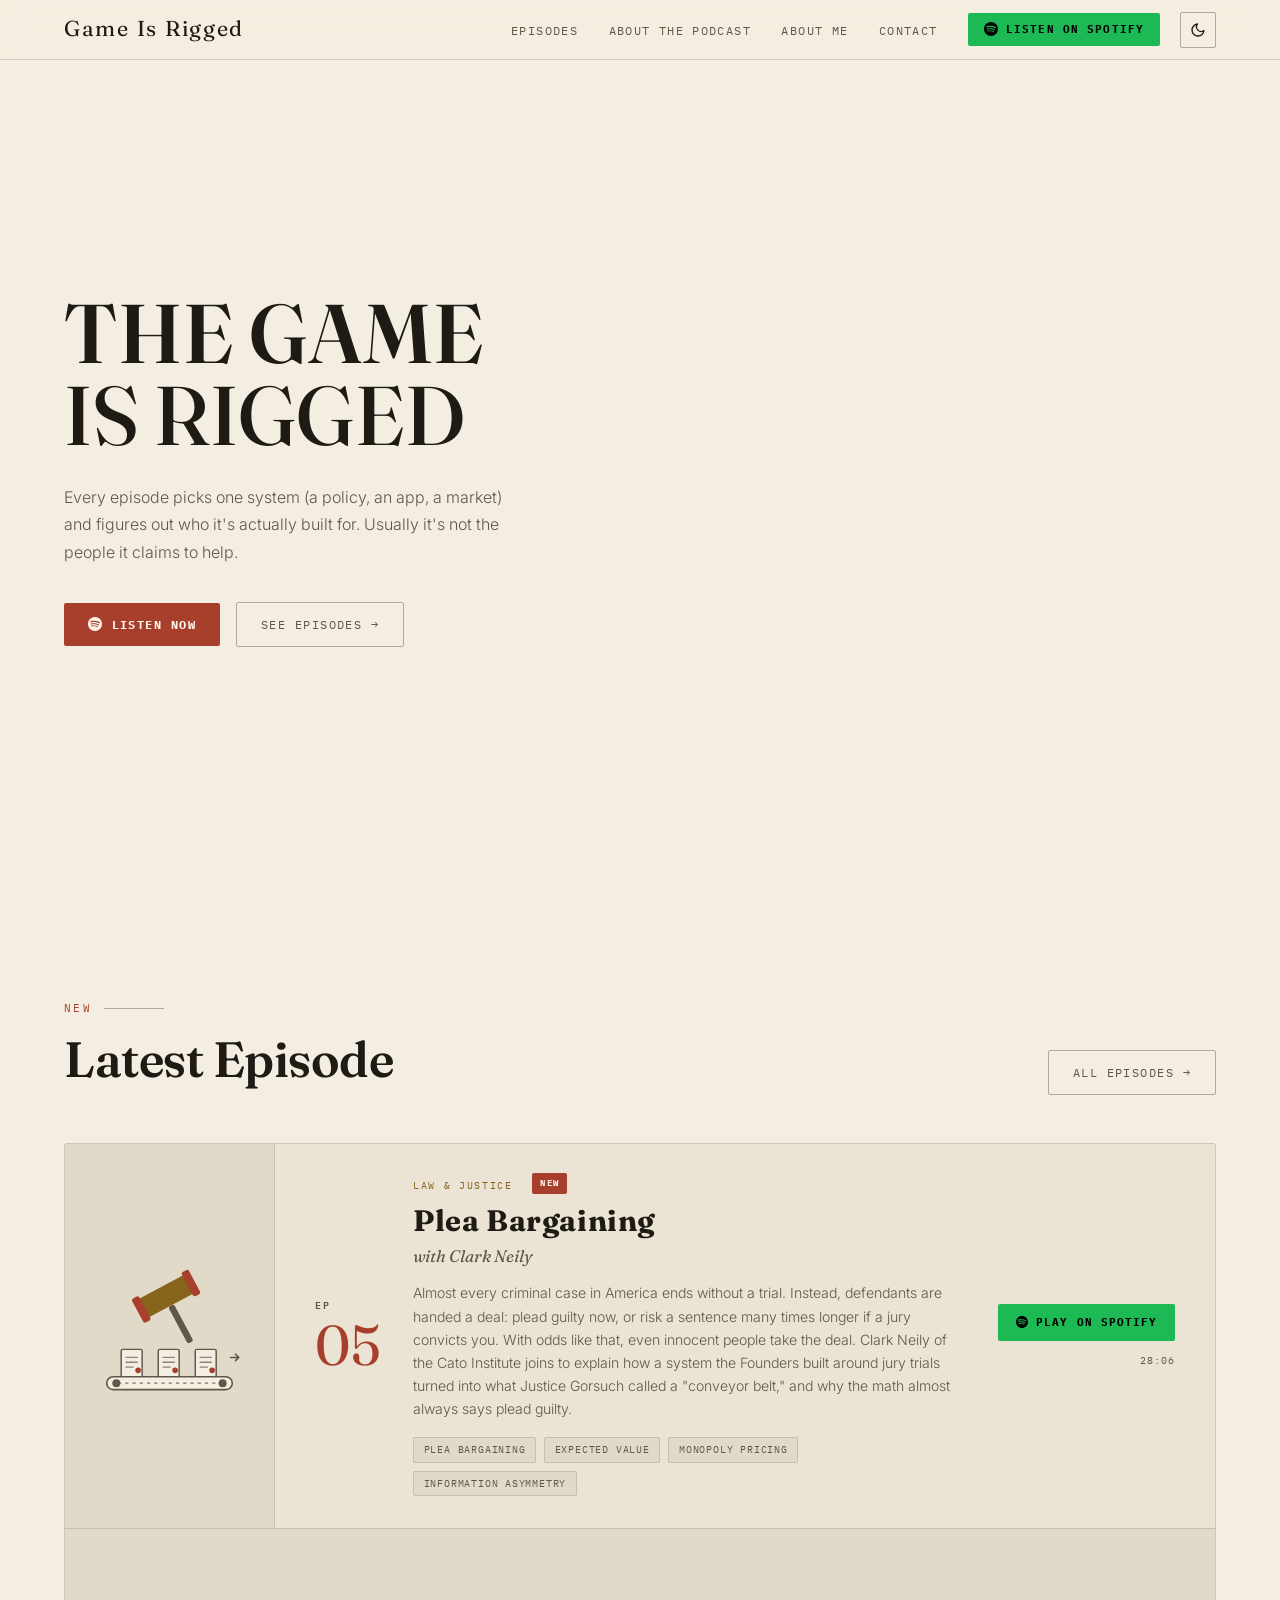
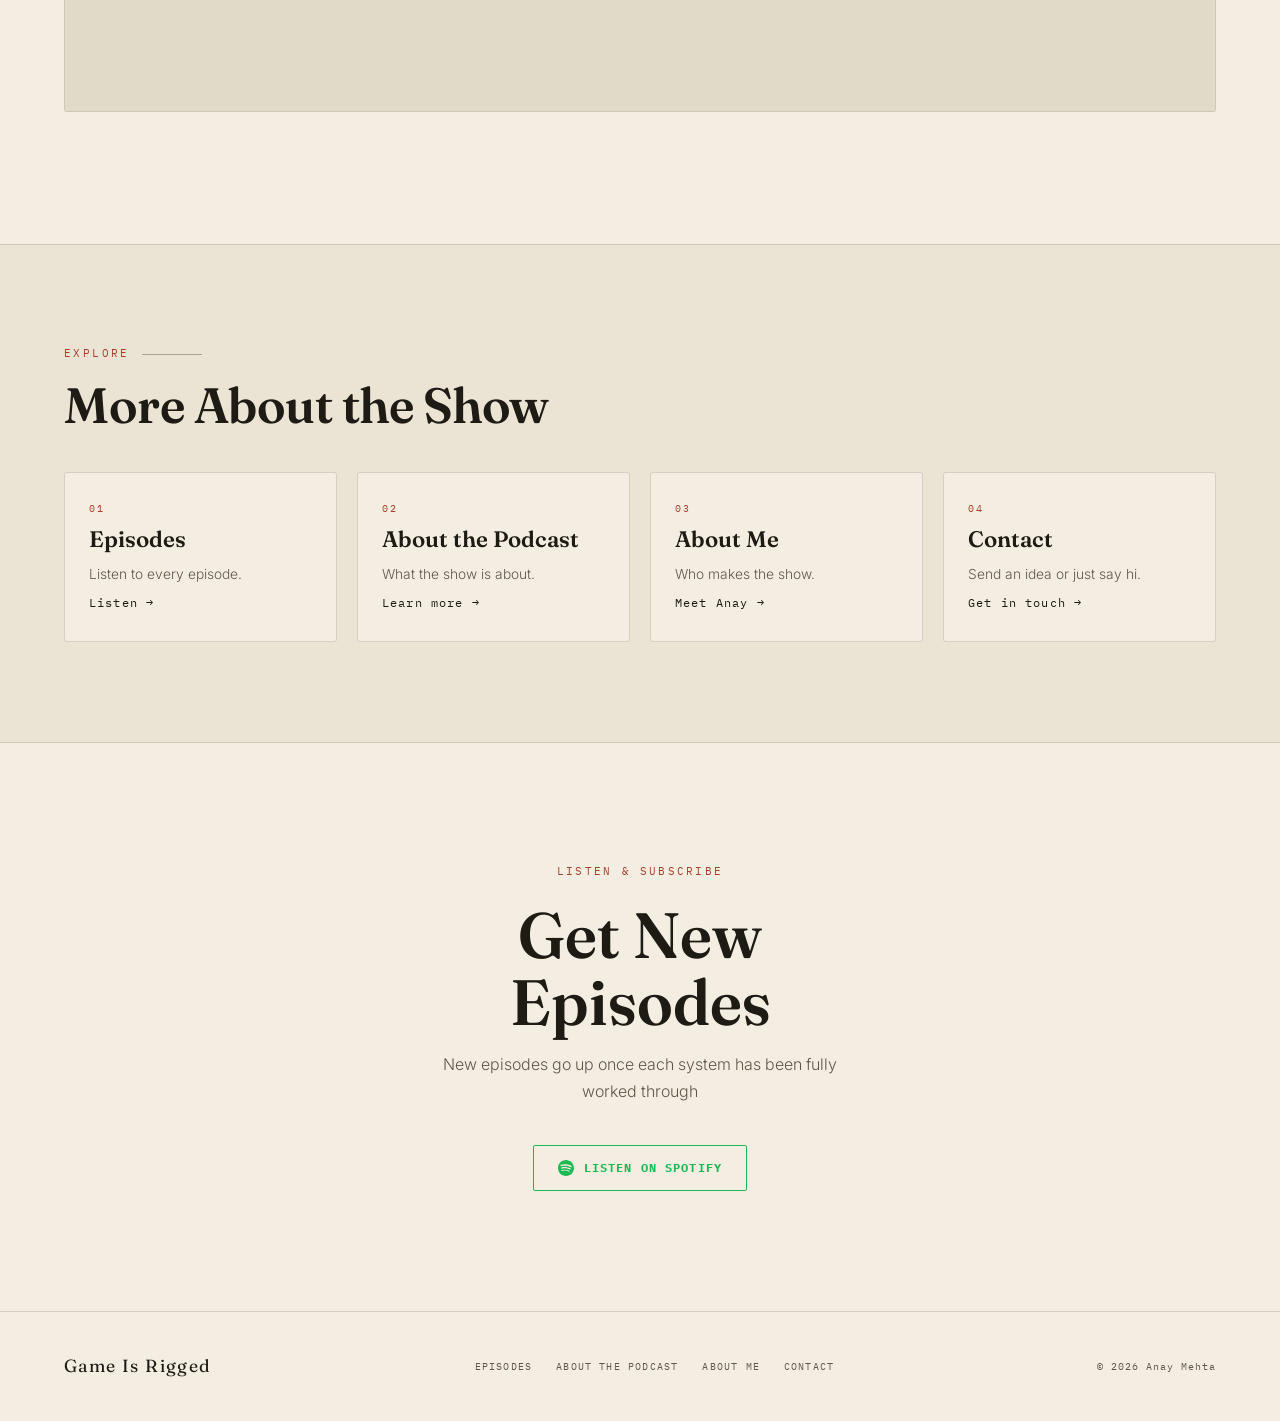
<file: index.html>
<!DOCTYPE html>
<html lang="en">
<head>
  <meta charset="UTF-8" />
  <meta name="viewport" content="width=device-width, initial-scale=1.0" />
  <title>Game Is Rigged: Economics &amp; Game Theory Podcast</title>
  <meta name="description" content="A podcast that picks one system (a policy, an app, a market) and figures out who it is actually built for, using economics and game theory." />
  <meta property="og:title" content="Game Is Rigged: Economics &amp; Game Theory Podcast" />
  <meta property="og:description" content="A podcast that picks one system (a policy, an app, a market) and figures out who it is actually built for, using economics and game theory." />
  <meta property="og:type" content="website" />
  <script>
    (function () {
      var t;
      try { t = localStorage.getItem('theme'); } catch (e) {}
      if (!t && window.matchMedia && matchMedia('(prefers-color-scheme: light)').matches) t = 'light';
      document.documentElement.setAttribute('data-theme', t === 'light' ? 'light' : 'dark');
      document.documentElement.classList.add('js');
    })();
  </script>
  <link rel="preconnect" href="https://fonts.googleapis.com" />
  <link rel="preconnect" href="https://fonts.gstatic.com" crossorigin />
  <link href="https://fonts.googleapis.com/css2?family=Fraunces:ital,wght@0,500;0,600;0,700;1,500;1,600&family=Inter:wght@300;400;500;600&family=IBM+Plex+Mono:wght@400;500;600;700&display=swap" rel="stylesheet" />
  <link rel="stylesheet" href="styles.css" />
</head>
<body>

  <a class="skip-link" href="#main">Skip to content</a>
  <nav aria-label="Main">
    <a class="nav-logo" href="index.html">Game Is Rigged</a>
    <div class="nav-right">
      <ul class="nav-links" id="nav-links">
      <li><a href="episodes.html">Episodes</a></li>
      <li><a href="about-the-podcast.html">About the Podcast</a></li>
      <li><a href="about-me.html">About Me</a></li>
      <li><a href="contact.html">Contact</a></li>
        <li>
          <a class="btn-spotify" href="https://open.spotify.com/show/033oTAaNlFfsJAOVmCeeDi" target="_blank" rel="noopener">
            <svg width="14" height="14" viewBox="0 0 24 24" fill="currentColor" aria-hidden="true"><path d="M12 0C5.4 0 0 5.4 0 12s5.4 12 12 12 12-5.4 12-12S18.66 0 12 0zm5.521 17.34c-.24.359-.66.48-1.021.24-2.82-1.74-6.36-2.101-10.561-1.141-.418.122-.779-.179-.899-.539-.12-.421.18-.78.54-.9 4.56-1.021 8.52-.6 11.64 1.32.42.18.479.659.301 1.02zm1.44-3.3c-.301.42-.841.6-1.262.3-3.239-1.98-8.159-2.58-11.939-1.38-.479.12-1.02-.12-1.14-.6-.12-.48.12-1.021.6-1.141C9.6 9.9 15 10.561 18.72 12.84c.361.181.54.78.241 1.2zm.12-3.36C15.24 8.4 8.82 8.16 5.16 9.301c-.6.179-1.2-.181-1.38-.721-.18-.601.18-1.2.72-1.381 4.26-1.26 11.28-1.02 15.721 1.621.539.3.719 1.02.419 1.56-.299.421-1.02.599-1.559.3z"/></svg>
            Listen on Spotify
          </a>
        </li>
      </ul>
      <button class="theme-toggle" type="button" aria-label="Switch to light mode">
        <svg class="icon-sun" width="16" height="16" viewBox="0 0 24 24" fill="none" stroke="currentColor" stroke-width="2" stroke-linecap="round" aria-hidden="true"><circle cx="12" cy="12" r="4"/><path d="M12 2v2M12 20v2M4.93 4.93l1.41 1.41M17.66 17.66l1.41 1.41M2 12h2M20 12h2M4.93 19.07l1.41-1.41M17.66 6.34l1.41-1.41"/></svg>
        <svg class="icon-moon" width="16" height="16" viewBox="0 0 24 24" fill="none" stroke="currentColor" stroke-width="2" stroke-linecap="round" stroke-linejoin="round" aria-hidden="true"><path d="M21 12.8A9 9 0 1 1 11.2 3a7 7 0 0 0 9.8 9.8z"/></svg>
      </button>
      <button class="nav-toggle" type="button" aria-label="Menu" aria-expanded="false" aria-controls="nav-links"><span></span><span></span><span></span></button>
    </div>
  </nav>

  <main id="main">
  <!-- HERO -->
  <header class="hero" id="home">
    <div class="hero-left">
      <h1 class="hero-title">
        <span class="line1">THE GAME</span>
        <span class="line2">IS RIGGED</span>
      </h1>
      <p class="hero-desc">
        Every episode picks one system (a policy, an app, a market) and figures out who it's actually built for. Usually it's not the people it claims to help.
      </p>
      <div class="hero-ctas">
        <a class="btn-primary" href="https://open.spotify.com/show/033oTAaNlFfsJAOVmCeeDi" target="_blank" rel="noopener">
          <svg width="14" height="14" viewBox="0 0 24 24" fill="currentColor" aria-hidden="true"><path d="M12 0C5.4 0 0 5.4 0 12s5.4 12 12 12 12-5.4 12-12S18.66 0 12 0zm5.521 17.34c-.24.359-.66.48-1.021.24-2.82-1.74-6.36-2.101-10.561-1.141-.418.122-.779-.179-.899-.539-.12-.421.18-.78.54-.9 4.56-1.021 8.52-.6 11.64 1.32.42.18.479.659.301 1.02zm1.44-3.3c-.301.42-.841.6-1.262.3-3.239-1.98-8.159-2.58-11.939-1.38-.479.12-1.02-.12-1.14-.6-.12-.48.12-1.021.6-1.141C9.6 9.9 15 10.561 18.72 12.84c.361.181.54.78.241 1.2zm.12-3.36C15.24 8.4 8.82 8.16 5.16 9.301c-.6.179-1.2-.181-1.38-.721-.18-.601.18-1.2.72-1.381 4.26-1.26 11.28-1.02 15.721 1.621.539.3.719 1.02.419 1.56-.299.421-1.02.599-1.559.3z"/></svg>
          Listen Now
        </a>
        <a class="btn-ghost" href="episodes.html">See Episodes →</a>
      </div>
    </div>
  </header>

  <!-- LATEST EPISODE -->
  <section id="latest">
    <div class="section-header">
      <div>
        <p class="section-label">New</p>
        <h2 class="section-heading">Latest Episode</h2>
      </div>
      <a class="btn-ghost" href="episodes.html">All Episodes →</a>
    </div>

    <!-- EP 05 -->
    <article class="episode-card fade-up">
      <div class="ep-art">
        <svg viewBox="0 0 200 200" role="img" aria-label="A gavel above a conveyor belt carrying case files">
  <g transform="rotate(-28 100 58)">
    <rect x="66" y="36" width="68" height="26" rx="5" fill="var(--yellow)"/>
    <rect x="60" y="32" width="10" height="34" rx="3" fill="var(--red-solid)"/>
    <rect x="130" y="32" width="10" height="34" rx="3" fill="var(--red-solid)"/>
    <rect x="96" y="62" width="8" height="52" rx="3" fill="var(--muted)"/>
  </g>
  <g fill="var(--bg)" stroke="var(--muted)" stroke-width="1.8">
    <rect x="40" y="116" width="26" height="34" rx="2"/>
    <rect x="86" y="116" width="26" height="34" rx="2"/>
    <rect x="132" y="116" width="26" height="34" rx="2"/>
  </g>
  <g stroke="var(--muted)" stroke-width="1.6" stroke-linecap="round" stroke-opacity=".7">
    <line x1="46" y1="126" x2="60" y2="126"/><line x1="46" y1="132" x2="60" y2="132"/><line x1="46" y1="138" x2="55" y2="138"/>
    <line x1="92" y1="126" x2="106" y2="126"/><line x1="92" y1="132" x2="106" y2="132"/><line x1="92" y1="138" x2="101" y2="138"/>
    <line x1="138" y1="126" x2="152" y2="126"/><line x1="138" y1="132" x2="152" y2="132"/><line x1="138" y1="138" x2="147" y2="138"/>
  </g>
  <g fill="var(--red-solid)">
    <circle cx="61" cy="142" r="3.5"/><circle cx="107" cy="142" r="3.5"/><circle cx="153" cy="142" r="3.5"/>
  </g>
  <rect x="22" y="150" width="156" height="16" rx="8" fill="var(--bg)" stroke="var(--muted)" stroke-width="2"/>
  <line x1="36" y1="158" x2="164" y2="158" stroke="var(--muted)" stroke-width="1.6" stroke-dasharray="4 5" stroke-opacity=".8"/>
  <circle cx="34" cy="158" r="5" fill="var(--muted)"/><circle cx="166" cy="158" r="5" fill="var(--muted)"/>
  <path d="M176 126 l10 0 m-4 -4 l4 4 l-4 4" fill="none" stroke="var(--muted)" stroke-width="2" stroke-linecap="round" stroke-linejoin="round"/>
</svg>
      </div>
      <div class="episode-inner">
        <div class="ep-num"><span class="ep-label">EP</span>05</div>
        <div class="ep-body">
          <div class="ep-tag">Law &amp; Justice <span class="badge-new">New</span></div>
          <h2 class="ep-title">Plea Bargaining</h2>
          <p class="ep-guest">with Clark Neily</p>
          <p class="ep-desc">Almost every criminal case in America ends without a trial. Instead, defendants are handed a deal: plead guilty now, or risk a sentence many times longer if a jury convicts you. With odds like that, even innocent people take the deal. Clark Neily of the Cato Institute joins to explain how a system the Founders built around jury trials turned into what Justice Gorsuch called a "conveyor belt," and why the math almost always says plead guilty.</p>
          <div class="ep-concepts">
            <span class="concept-tag">Plea Bargaining</span>
            <span class="concept-tag">Expected Value</span>
            <span class="concept-tag">Monopoly Pricing</span>
            <span class="concept-tag">Information Asymmetry</span>
          </div>
        </div>
        <div class="ep-cta">
          <a class="ep-play" href="https://open.spotify.com/episode/47u6EVwAYKRWlL54GUjB8o" target="_blank" rel="noopener">
            <svg width="12" height="12" viewBox="0 0 24 24" fill="currentColor" aria-hidden="true"><path d="M12 0C5.4 0 0 5.4 0 12s5.4 12 12 12 12-5.4 12-12S18.66 0 12 0zm5.521 17.34c-.24.359-.66.48-1.021.24-2.82-1.74-6.36-2.101-10.561-1.141-.418.122-.779-.179-.899-.539-.12-.421.18-.78.54-.9 4.56-1.021 8.52-.6 11.64 1.32.42.18.479.659.301 1.02zm1.44-3.3c-.301.42-.841.6-1.262.3-3.239-1.98-8.159-2.58-11.939-1.38-.479.12-1.02-.12-1.14-.6-.12-.48.12-1.021.6-1.141C9.6 9.9 15 10.561 18.72 12.84c.361.181.54.78.241 1.2zm.12-3.36C15.24 8.4 8.82 8.16 5.16 9.301c-.6.179-1.2-.181-1.38-.721-.18-.601.18-1.2.72-1.381 4.26-1.26 11.28-1.02 15.721 1.621.539.3.719 1.02.419 1.56-.299.421-1.02.599-1.559.3z"/></svg>
            Play on Spotify
          </a>
          <span class="ep-status">28:06</span>
        </div>
      </div>
      <div class="episode-player">
        <iframe title="Episode 5: Plea Bargaining with Clark Neily" allowtransparency="true" height="150" width="100%" style="border: none; min-width: min(100%, 430px); height:150px;" scrolling="no" data-name="pb-iframe-player" src="https://www.podbean.com/player-v2/?i=29iwt-1bbc8d9-pb&from=pb6admin&share=1&download=1&rtl=0&fonts=Arial&skin=1&font-color=auto&logo_link=episode_page&btn-skin=7" loading="lazy"></iframe>
      </div>
    </article>
  </section>

  <!-- EXPLORE -->
  <section class="section-surface" id="explore">
    <p class="section-label">Explore</p>
    <h2 class="section-heading">More About the Show</h2>
    <div class="tiles">
      <a class="tile" href="episodes.html">
        <span class="tile-num">01</span>
        <span class="tile-title">Episodes</span>
        <span class="tile-desc">Listen to every episode.</span>
        <span class="tile-arrow">Listen →</span>
      </a>
      <a class="tile" href="about-the-podcast.html">
        <span class="tile-num">02</span>
        <span class="tile-title">About the Podcast</span>
        <span class="tile-desc">What the show is about.</span>
        <span class="tile-arrow">Learn more →</span>
      </a>
      <a class="tile" href="about-me.html">
        <span class="tile-num">03</span>
        <span class="tile-title">About Me</span>
        <span class="tile-desc">Who makes the show.</span>
        <span class="tile-arrow">Meet Anay →</span>
      </a>
      <a class="tile" href="contact.html">
        <span class="tile-num">04</span>
        <span class="tile-title">Contact</span>
        <span class="tile-desc">Send an idea or just say hi.</span>
        <span class="tile-arrow">Get in touch →</span>
      </a>
    </div>
  </section>

  <!-- SUBSCRIBE -->
  <section id="subscribe">
    <p class="subscribe-label">Listen &amp; Subscribe</p>
    <h2 class="subscribe-heading">Get New<br>Episodes</h2>
    <p class="subscribe-sub">New episodes go up once each system has been fully worked through</p>
    <div class="platform-buttons">
      <a class="btn-platform spotify" href="https://open.spotify.com/show/033oTAaNlFfsJAOVmCeeDi" target="_blank" rel="noopener">
        <svg width="16" height="16" viewBox="0 0 24 24" fill="currentColor" aria-hidden="true"><path d="M12 0C5.4 0 0 5.4 0 12s5.4 12 12 12 12-5.4 12-12S18.66 0 12 0zm5.521 17.34c-.24.359-.66.48-1.021.24-2.82-1.74-6.36-2.101-10.561-1.141-.418.122-.779-.179-.899-.539-.12-.421.18-.78.54-.9 4.56-1.021 8.52-.6 11.64 1.32.42.18.479.659.301 1.02zm1.44-3.3c-.301.42-.841.6-1.262.3-3.239-1.98-8.159-2.58-11.939-1.38-.479.12-1.02-.12-1.14-.6-.12-.48.12-1.021.6-1.141C9.6 9.9 15 10.561 18.72 12.84c.361.181.54.78.241 1.2zm.12-3.36C15.24 8.4 8.82 8.16 5.16 9.301c-.6.179-1.2-.181-1.38-.721-.18-.601.18-1.2.72-1.381 4.26-1.26 11.28-1.02 15.721 1.621.539.3.719 1.02.419 1.56-.299.421-1.02.599-1.559.3z"/></svg>
        Listen on Spotify
      </a>
    </div>
  </section>
  </main>

  <footer>
    <a class="footer-logo" href="index.html">Game Is Rigged</a>
    <div class="footer-links">
      <a href="episodes.html">Episodes</a>
      <a href="about-the-podcast.html">About the Podcast</a>
      <a href="about-me.html">About Me</a>
      <a href="contact.html">Contact</a>
    </div>
    <div class="footer-copy">© 2026 Anay Mehta</div>
  </footer>

  <script src="script.js"></script>
</body>
</html>
</file>
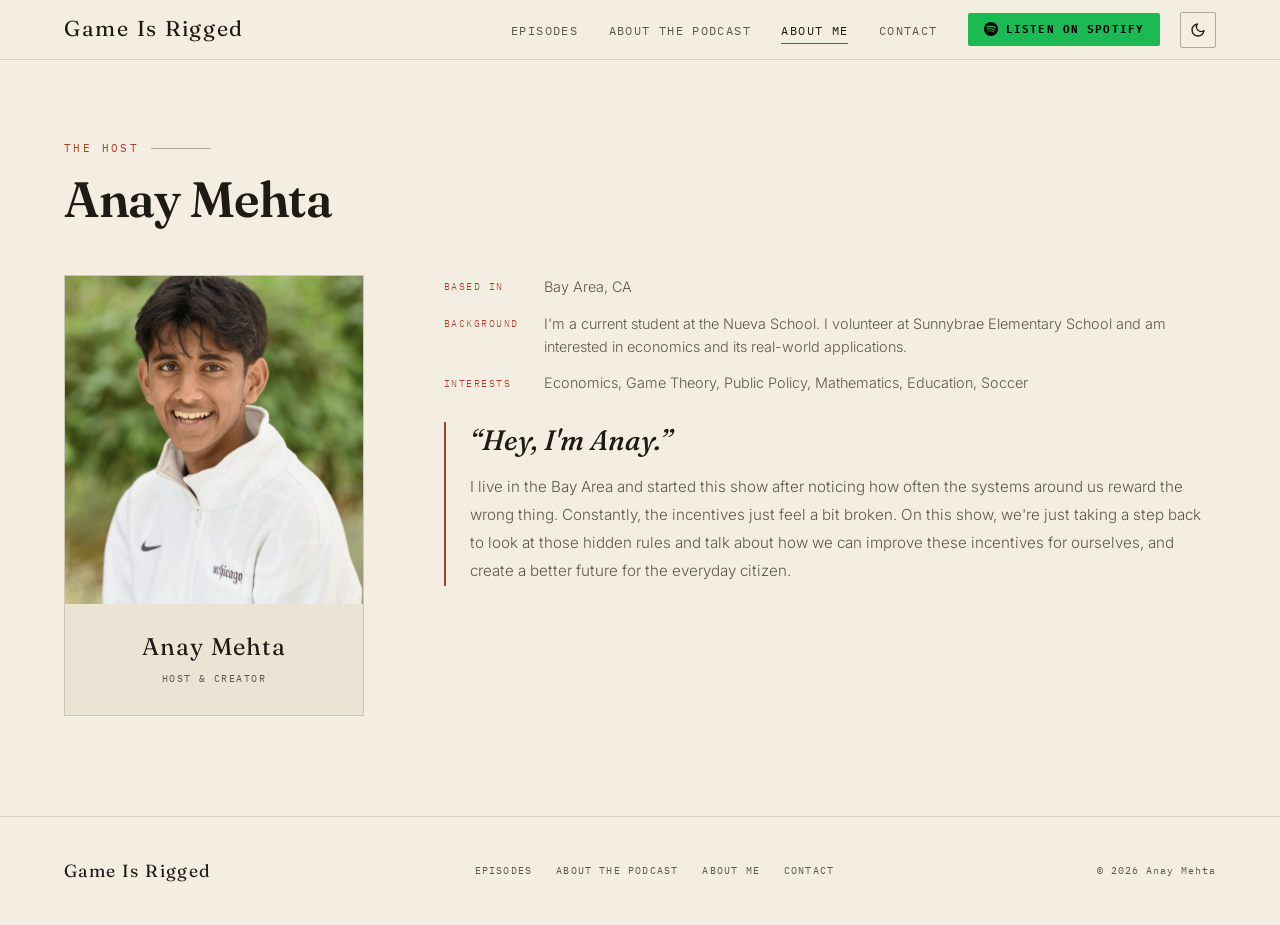
<file: about-me.html>
<!DOCTYPE html>
<html lang="en">
<head>
  <meta charset="UTF-8" />
  <meta name="viewport" content="width=device-width, initial-scale=1.0" />
  <title>About Me | Game Is Rigged</title>
  <meta name="description" content="Meet Anay Mehta, the host and creator of Game Is Rigged." />
  <meta property="og:title" content="About Me | Game Is Rigged" />
  <meta property="og:description" content="Meet Anay Mehta, the host and creator of Game Is Rigged." />
  <meta property="og:type" content="website" />
  <script>
    (function () {
      var t;
      try { t = localStorage.getItem('theme'); } catch (e) {}
      if (!t && window.matchMedia && matchMedia('(prefers-color-scheme: light)').matches) t = 'light';
      document.documentElement.setAttribute('data-theme', t === 'light' ? 'light' : 'dark');
      document.documentElement.classList.add('js');
    })();
  </script>
  <link rel="preconnect" href="https://fonts.googleapis.com" />
  <link rel="preconnect" href="https://fonts.gstatic.com" crossorigin />
  <link href="https://fonts.googleapis.com/css2?family=Fraunces:ital,wght@0,500;0,600;0,700;1,500;1,600&family=Inter:wght@300;400;500;600&family=IBM+Plex+Mono:wght@400;500;600;700&display=swap" rel="stylesheet" />
  <link rel="stylesheet" href="styles.css" />
</head>
<body>

  <a class="skip-link" href="#main">Skip to content</a>
  <nav aria-label="Main">
    <a class="nav-logo" href="index.html">Game Is Rigged</a>
    <div class="nav-right">
      <ul class="nav-links" id="nav-links">
      <li><a href="episodes.html">Episodes</a></li>
      <li><a href="about-the-podcast.html">About the Podcast</a></li>
      <li><a href="about-me.html" aria-current="page">About Me</a></li>
      <li><a href="contact.html">Contact</a></li>
        <li>
          <a class="btn-spotify" href="https://open.spotify.com/show/033oTAaNlFfsJAOVmCeeDi" target="_blank" rel="noopener">
            <svg width="14" height="14" viewBox="0 0 24 24" fill="currentColor" aria-hidden="true"><path d="M12 0C5.4 0 0 5.4 0 12s5.4 12 12 12 12-5.4 12-12S18.66 0 12 0zm5.521 17.34c-.24.359-.66.48-1.021.24-2.82-1.74-6.36-2.101-10.561-1.141-.418.122-.779-.179-.899-.539-.12-.421.18-.78.54-.9 4.56-1.021 8.52-.6 11.64 1.32.42.18.479.659.301 1.02zm1.44-3.3c-.301.42-.841.6-1.262.3-3.239-1.98-8.159-2.58-11.939-1.38-.479.12-1.02-.12-1.14-.6-.12-.48.12-1.021.6-1.141C9.6 9.9 15 10.561 18.72 12.84c.361.181.54.78.241 1.2zm.12-3.36C15.24 8.4 8.82 8.16 5.16 9.301c-.6.179-1.2-.181-1.38-.721-.18-.601.18-1.2.72-1.381 4.26-1.26 11.28-1.02 15.721 1.621.539.3.719 1.02.419 1.56-.299.421-1.02.599-1.559.3z"/></svg>
            Listen on Spotify
          </a>
        </li>
      </ul>
      <button class="theme-toggle" type="button" aria-label="Switch to light mode">
        <svg class="icon-sun" width="16" height="16" viewBox="0 0 24 24" fill="none" stroke="currentColor" stroke-width="2" stroke-linecap="round" aria-hidden="true"><circle cx="12" cy="12" r="4"/><path d="M12 2v2M12 20v2M4.93 4.93l1.41 1.41M17.66 17.66l1.41 1.41M2 12h2M20 12h2M4.93 19.07l1.41-1.41M17.66 6.34l1.41-1.41"/></svg>
        <svg class="icon-moon" width="16" height="16" viewBox="0 0 24 24" fill="none" stroke="currentColor" stroke-width="2" stroke-linecap="round" stroke-linejoin="round" aria-hidden="true"><path d="M21 12.8A9 9 0 1 1 11.2 3a7 7 0 0 0 9.8 9.8z"/></svg>
      </button>
      <button class="nav-toggle" type="button" aria-label="Menu" aria-expanded="false" aria-controls="nav-links"><span></span><span></span><span></span></button>
    </div>
  </nav>

  <main id="main">
  <section class="page-top" id="host">
    <p class="section-label">The Host</p>
    <h1 class="section-heading">Anay Mehta</h1>

    <div class="host-grid">
      <div class="host-card fade-up">
        <img class="host-photo" src="images/anay.jpg" alt="Anay Mehta, host of Game Is Rigged" width="777" height="868" />
        <div class="host-card-text">
          <div class="host-name">Anay Mehta</div>
          <div class="host-role">Host &amp; Creator</div>
        </div>
      </div>

      <div class="host-bio">
        <div class="host-detail-row">
          <span class="host-detail-label">Based in</span>
          <span class="host-detail-val">Bay Area, CA</span>
        </div>
        <div class="host-detail-row">
          <span class="host-detail-label">Background</span>
          <span class="host-detail-val">I'm a current student at the Nueva School. I volunteer at Sunnybrae Elementary School and am interested in economics and its real-world applications.</span>
        </div>
        <div class="host-detail-row">
          <span class="host-detail-label">Interests</span>
          <span class="host-detail-val">Economics, Game Theory, Public Policy, Mathematics, Education, Soccer</span>
        </div>

        <div class="host-about-text">
          <p class="bio-lead">&ldquo;Hey, I'm Anay.&rdquo;</p>
          <p>I live in the Bay Area and started this show after noticing how often the systems around us reward the wrong thing. Constantly, the incentives just feel a bit broken. On this show, we're just taking a step back to look at those hidden rules and talk about how we can improve these incentives for ourselves, and create a better future for the everyday citizen.</p>
        </div>
      </div>
    </div>
  </section>
  </main>

  <footer>
    <a class="footer-logo" href="index.html">Game Is Rigged</a>
    <div class="footer-links">
      <a href="episodes.html">Episodes</a>
      <a href="about-the-podcast.html">About the Podcast</a>
      <a href="about-me.html">About Me</a>
      <a href="contact.html">Contact</a>
    </div>
    <div class="footer-copy">© 2026 Anay Mehta</div>
  </footer>

  <script src="script.js"></script>
</body>
</html>
</file>
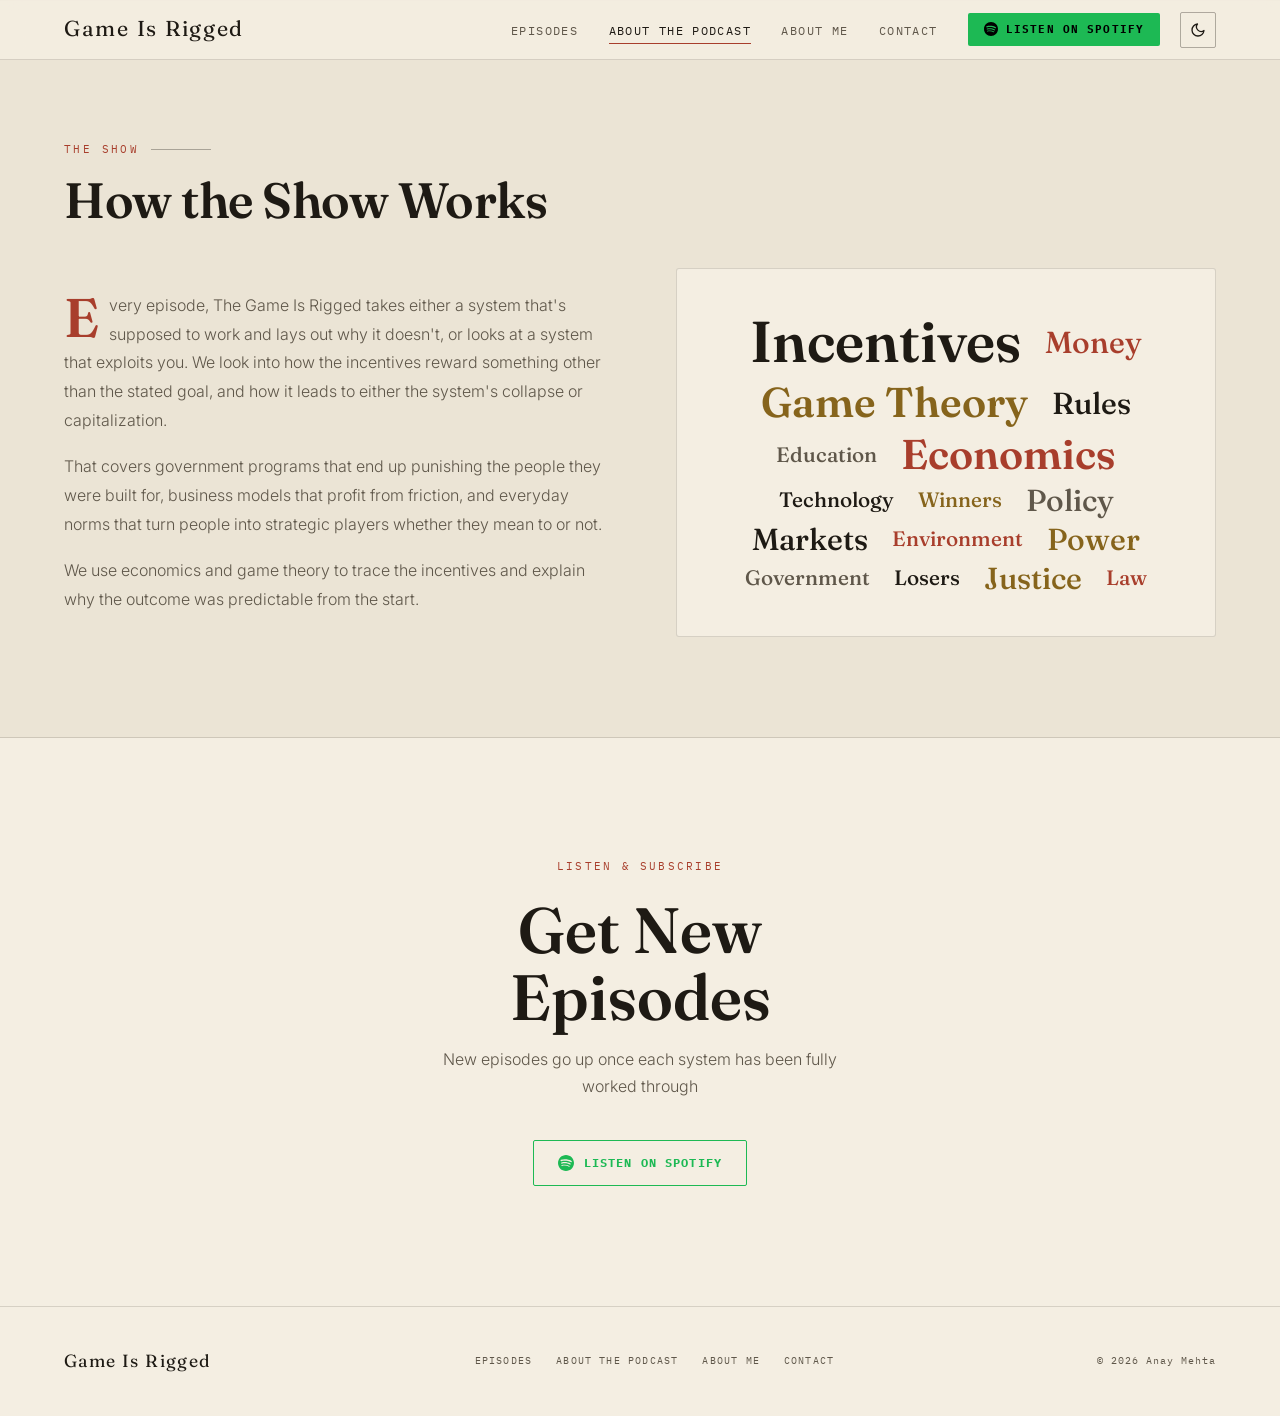
<file: about-the-podcast.html>
<!DOCTYPE html>
<html lang="en">
<head>
  <meta charset="UTF-8" />
  <meta name="viewport" content="width=device-width, initial-scale=1.0" />
  <title>About the Podcast | Game Is Rigged</title>
  <meta name="description" content="How Game Is Rigged works: we use economics and game theory to trace the incentives behind systems that are supposed to work." />
  <meta property="og:title" content="About the Podcast | Game Is Rigged" />
  <meta property="og:description" content="How Game Is Rigged works: we use economics and game theory to trace the incentives behind systems that are supposed to work." />
  <meta property="og:type" content="website" />
  <script>
    (function () {
      var t;
      try { t = localStorage.getItem('theme'); } catch (e) {}
      if (!t && window.matchMedia && matchMedia('(prefers-color-scheme: light)').matches) t = 'light';
      document.documentElement.setAttribute('data-theme', t === 'light' ? 'light' : 'dark');
      document.documentElement.classList.add('js');
    })();
  </script>
  <link rel="preconnect" href="https://fonts.googleapis.com" />
  <link rel="preconnect" href="https://fonts.gstatic.com" crossorigin />
  <link href="https://fonts.googleapis.com/css2?family=Fraunces:ital,wght@0,500;0,600;0,700;1,500;1,600&family=Inter:wght@300;400;500;600&family=IBM+Plex+Mono:wght@400;500;600;700&display=swap" rel="stylesheet" />
  <link rel="stylesheet" href="styles.css" />
</head>
<body>

  <a class="skip-link" href="#main">Skip to content</a>
  <nav aria-label="Main">
    <a class="nav-logo" href="index.html">Game Is Rigged</a>
    <div class="nav-right">
      <ul class="nav-links" id="nav-links">
      <li><a href="episodes.html">Episodes</a></li>
      <li><a href="about-the-podcast.html" aria-current="page">About the Podcast</a></li>
      <li><a href="about-me.html">About Me</a></li>
      <li><a href="contact.html">Contact</a></li>
        <li>
          <a class="btn-spotify" href="https://open.spotify.com/show/033oTAaNlFfsJAOVmCeeDi" target="_blank" rel="noopener">
            <svg width="14" height="14" viewBox="0 0 24 24" fill="currentColor" aria-hidden="true"><path d="M12 0C5.4 0 0 5.4 0 12s5.4 12 12 12 12-5.4 12-12S18.66 0 12 0zm5.521 17.34c-.24.359-.66.48-1.021.24-2.82-1.74-6.36-2.101-10.561-1.141-.418.122-.779-.179-.899-.539-.12-.421.18-.78.54-.9 4.56-1.021 8.52-.6 11.64 1.32.42.18.479.659.301 1.02zm1.44-3.3c-.301.42-.841.6-1.262.3-3.239-1.98-8.159-2.58-11.939-1.38-.479.12-1.02-.12-1.14-.6-.12-.48.12-1.021.6-1.141C9.6 9.9 15 10.561 18.72 12.84c.361.181.54.78.241 1.2zm.12-3.36C15.24 8.4 8.82 8.16 5.16 9.301c-.6.179-1.2-.181-1.38-.721-.18-.601.18-1.2.72-1.381 4.26-1.26 11.28-1.02 15.721 1.621.539.3.719 1.02.419 1.56-.299.421-1.02.599-1.559.3z"/></svg>
            Listen on Spotify
          </a>
        </li>
      </ul>
      <button class="theme-toggle" type="button" aria-label="Switch to light mode">
        <svg class="icon-sun" width="16" height="16" viewBox="0 0 24 24" fill="none" stroke="currentColor" stroke-width="2" stroke-linecap="round" aria-hidden="true"><circle cx="12" cy="12" r="4"/><path d="M12 2v2M12 20v2M4.93 4.93l1.41 1.41M17.66 17.66l1.41 1.41M2 12h2M20 12h2M4.93 19.07l1.41-1.41M17.66 6.34l1.41-1.41"/></svg>
        <svg class="icon-moon" width="16" height="16" viewBox="0 0 24 24" fill="none" stroke="currentColor" stroke-width="2" stroke-linecap="round" stroke-linejoin="round" aria-hidden="true"><path d="M21 12.8A9 9 0 1 1 11.2 3a7 7 0 0 0 9.8 9.8z"/></svg>
      </button>
      <button class="nav-toggle" type="button" aria-label="Menu" aria-expanded="false" aria-controls="nav-links"><span></span><span></span><span></span></button>
    </div>
  </nav>

  <main id="main">
  <section class="page-top section-surface" id="about">
    <p class="section-label">The Show</p>
    <h1 class="section-heading">How the Show Works</h1>

    <div class="about-grid">
      <div class="about-body">
        <p>Every episode, The Game Is Rigged takes either a system that's supposed to work and lays out why it doesn't, or looks at a system that exploits you. We look into how the incentives reward something other than the stated goal, and how it leads to either the system's collapse or capitalization.</p>
        <p>That covers government programs that end up punishing the people they were built for, business models that profit from friction, and everyday norms that turn people into strategic players whether they mean to or not.</p>
        <p>We use economics and game theory to trace the incentives and explain why the outcome was predictable from the start.</p>
      </div>

      <div class="word-cloud fade-up" aria-hidden="true">
        <span class="wc-5 wc-text">Incentives</span>
        <span class="wc-3 wc-red">Money</span>
        <span class="wc-4 wc-yellow">Game Theory</span>
        <span class="wc-3 wc-text">Rules</span>
        <span class="wc-2 wc-muted">Education</span>
        <span class="wc-4 wc-red">Economics</span>
        <span class="wc-2 wc-text">Technology</span>
        <span class="wc-2 wc-yellow">Winners</span>
        <span class="wc-3 wc-muted">Policy</span>
        <span class="wc-3 wc-text">Markets</span>
        <span class="wc-2 wc-red">Environment</span>
        <span class="wc-3 wc-yellow">Power</span>
        <span class="wc-2 wc-muted">Government</span>
        <span class="wc-2 wc-text">Losers</span>
        <span class="wc-3 wc-yellow">Justice</span>
        <span class="wc-2 wc-red">Law</span>
      </div>
    </div>
  </section>

  <!-- SUBSCRIBE -->
  <section id="subscribe">
    <p class="subscribe-label">Listen &amp; Subscribe</p>
    <h2 class="subscribe-heading">Get New<br>Episodes</h2>
    <p class="subscribe-sub">New episodes go up once each system has been fully worked through</p>
    <div class="platform-buttons">
      <a class="btn-platform spotify" href="https://open.spotify.com/show/033oTAaNlFfsJAOVmCeeDi" target="_blank" rel="noopener">
        <svg width="16" height="16" viewBox="0 0 24 24" fill="currentColor" aria-hidden="true"><path d="M12 0C5.4 0 0 5.4 0 12s5.4 12 12 12 12-5.4 12-12S18.66 0 12 0zm5.521 17.34c-.24.359-.66.48-1.021.24-2.82-1.74-6.36-2.101-10.561-1.141-.418.122-.779-.179-.899-.539-.12-.421.18-.78.54-.9 4.56-1.021 8.52-.6 11.64 1.32.42.18.479.659.301 1.02zm1.44-3.3c-.301.42-.841.6-1.262.3-3.239-1.98-8.159-2.58-11.939-1.38-.479.12-1.02-.12-1.14-.6-.12-.48.12-1.021.6-1.141C9.6 9.9 15 10.561 18.72 12.84c.361.181.54.78.241 1.2zm.12-3.36C15.24 8.4 8.82 8.16 5.16 9.301c-.6.179-1.2-.181-1.38-.721-.18-.601.18-1.2.72-1.381 4.26-1.26 11.28-1.02 15.721 1.621.539.3.719 1.02.419 1.56-.299.421-1.02.599-1.559.3z"/></svg>
        Listen on Spotify
      </a>
    </div>
  </section>
  </main>

  <footer>
    <a class="footer-logo" href="index.html">Game Is Rigged</a>
    <div class="footer-links">
      <a href="episodes.html">Episodes</a>
      <a href="about-the-podcast.html">About the Podcast</a>
      <a href="about-me.html">About Me</a>
      <a href="contact.html">Contact</a>
    </div>
    <div class="footer-copy">© 2026 Anay Mehta</div>
  </footer>

  <script src="script.js"></script>
</body>
</html>
</file>
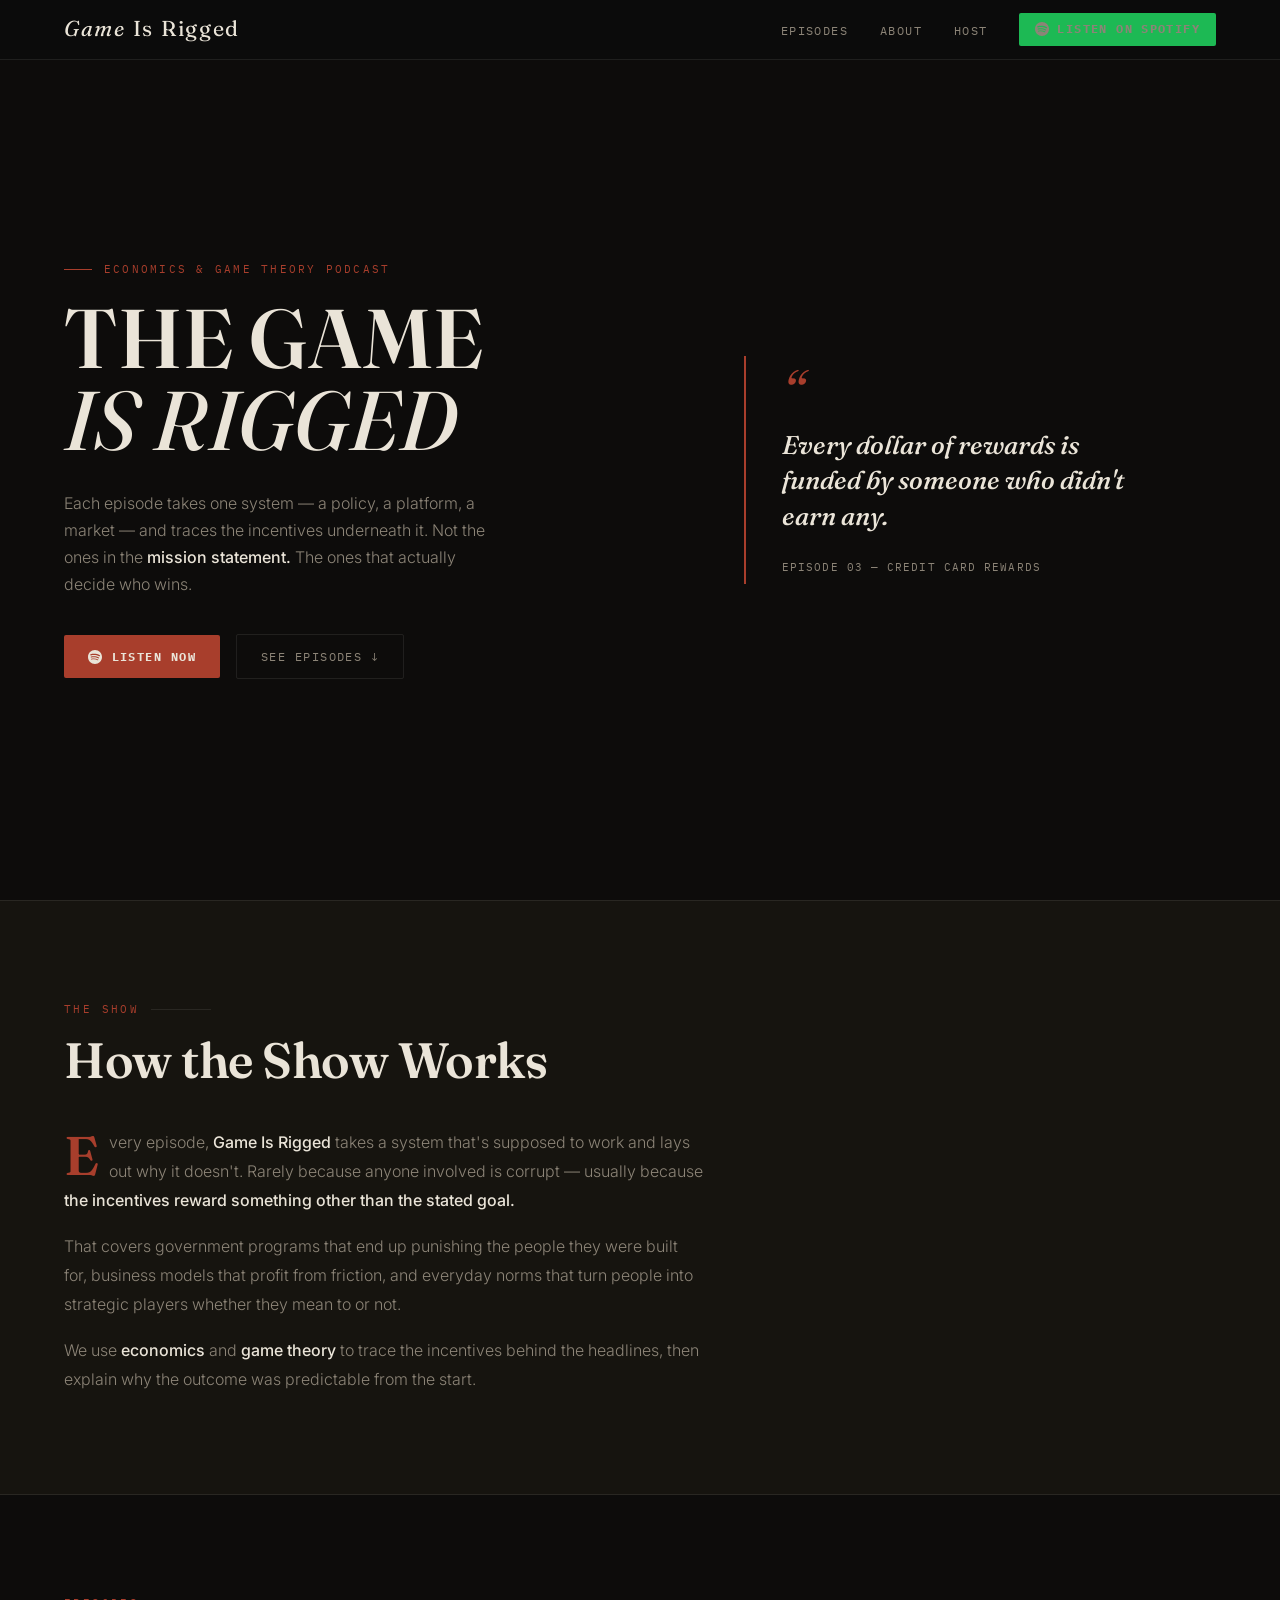
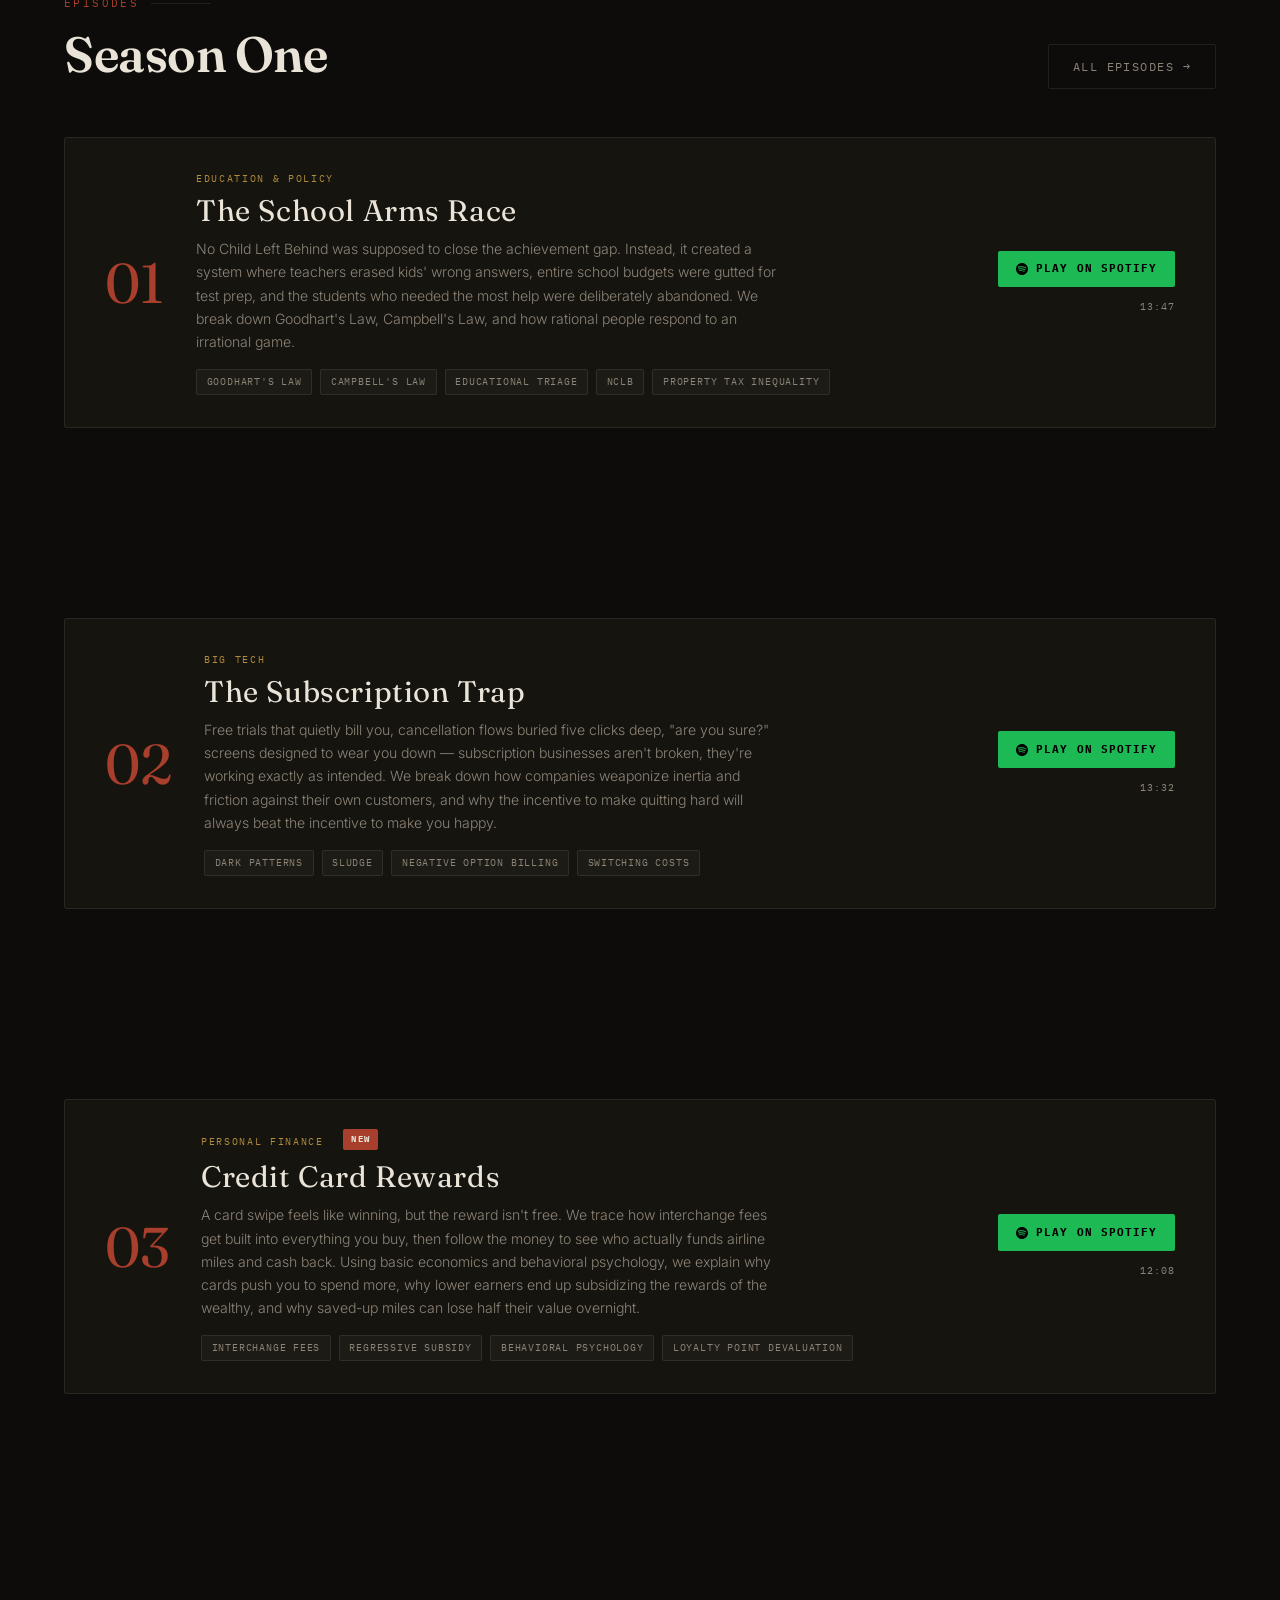
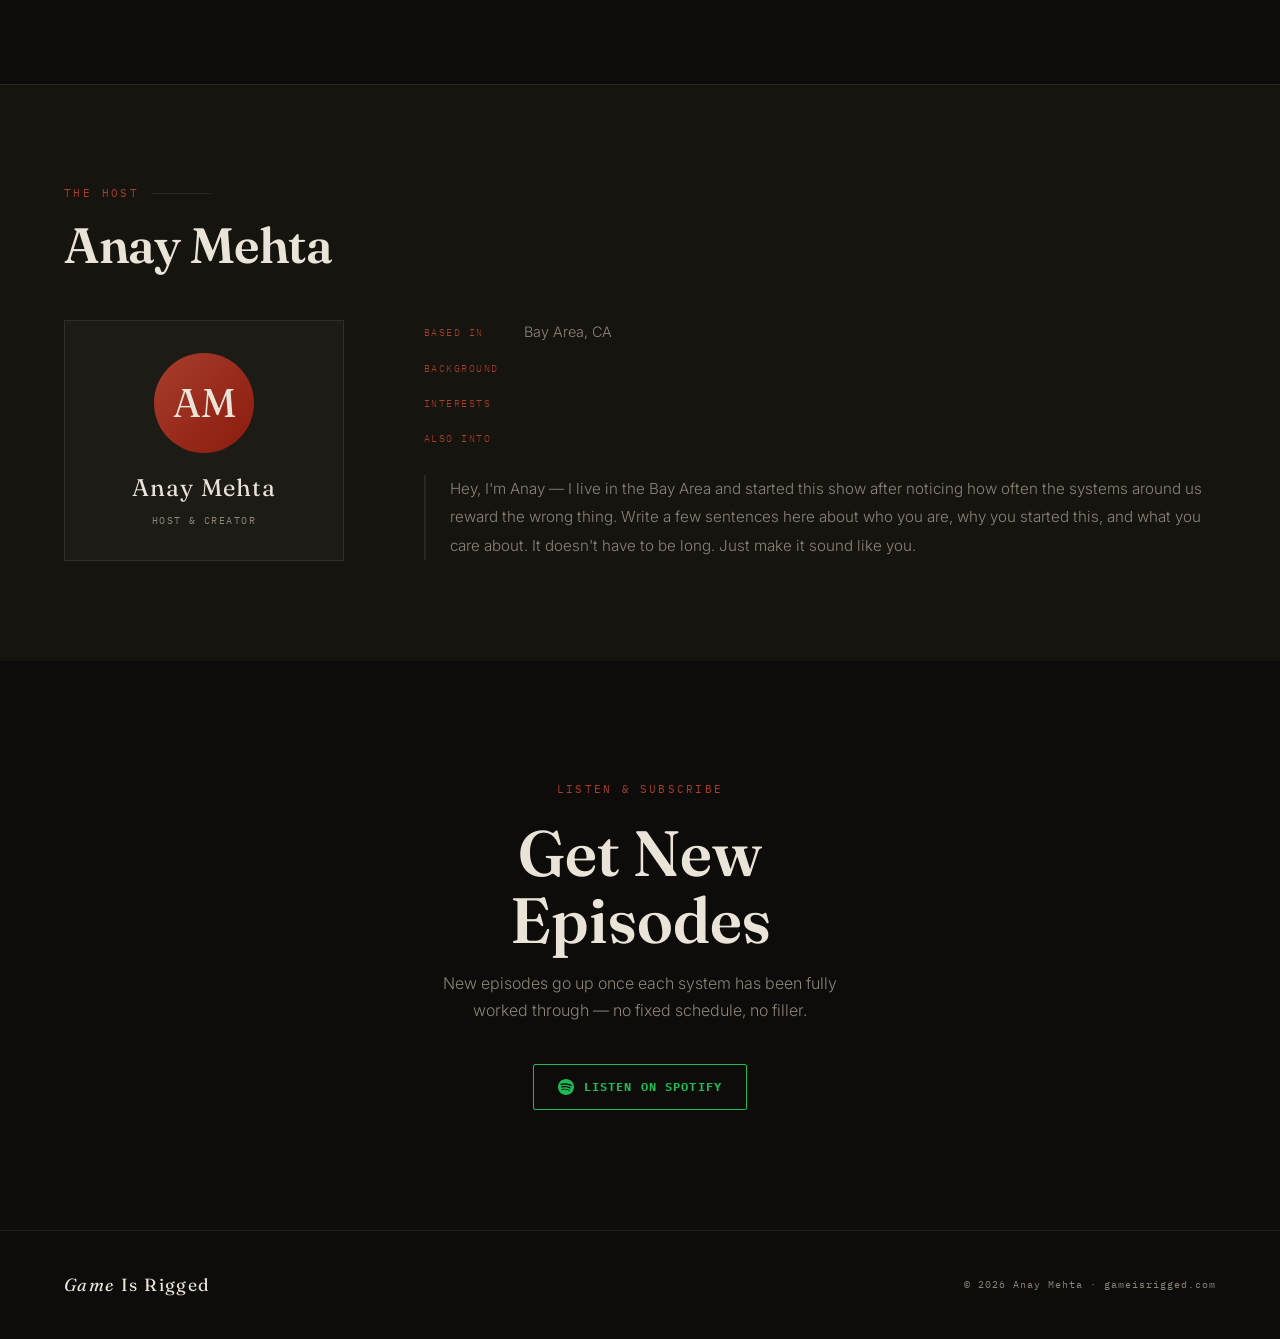
<file: code.html>
<!DOCTYPE html>
<html lang="en">
<head>
  <meta charset="UTF-8" />
  <meta name="viewport" content="width=device-width, initial-scale=1.0" />
  <title>Game Is Rigged — Economics & Game Theory Podcast</title>
  <link rel="preconnect" href="https://fonts.googleapis.com" />
  <link rel="preconnect" href="https://fonts.gstatic.com" crossorigin />
  <link href="https://fonts.googleapis.com/css2?family=Fraunces:ital,wght@0,500;0,600;0,700;1,500;1,600&family=Inter:wght@300;400;500;600&family=IBM+Plex+Mono:wght@400;500;600;700&display=swap" rel="stylesheet" />

  <style>
    *, *::before, *::after { box-sizing: border-box; margin: 0; padding: 0; }

    :root {
      --bg:        #0D0C0B;
      --surface:   #16140F;
      --surface2:  #1D1B15;
      --text:      #EAE4D8;
      --muted:     #8C8477;
      --red:       #A83E2C;
      --yellow:    #B08A3E;
      --border:    rgba(234,228,216,0.09);
    }

    html { scroll-behavior: smooth; }

    body {
      background: var(--bg);
      color: var(--text);
      font-family: 'Inter', sans-serif;
      font-size: 16px;
      line-height: 1.6;
      overflow-x: hidden;
    }

    /* ── NAV ── */
    nav {
      position: fixed;
      top: 0; left: 0; right: 0;
      z-index: 100;
      display: flex;
      align-items: center;
      justify-content: space-between;
      padding: 0 5vw;
      height: 60px;
      background: rgba(12,12,12,0.85);
      backdrop-filter: blur(12px);
      border-bottom: 1px solid var(--border);
    }

    .nav-logo {
      font-family: 'Fraunces', serif;
      font-size: 1.35rem;
      letter-spacing: 0.08em;
      color: var(--text);
      text-decoration: none;
    }
    .nav-logo span { font-style: italic; }

    .nav-links {
      display: flex;
      align-items: center;
      gap: 2rem;
      list-style: none;
    }
    .nav-links a {
      font-family: 'IBM Plex Mono', monospace;
      font-size: 0.72rem;
      letter-spacing: 0.12em;
      text-transform: uppercase;
      color: var(--muted);
      text-decoration: none;
      transition: color 0.2s;
    }
    .nav-links a:hover { color: var(--text); }

    .btn-spotify {
      display: inline-flex;
      align-items: center;
      gap: 0.5rem;
      background: #1DB954;
      color: #000;
      font-family: 'IBM Plex Mono', monospace;
      font-size: 0.7rem;
      font-weight: 700;
      letter-spacing: 0.1em;
      text-transform: uppercase;
      text-decoration: none;
      padding: 0.45rem 1rem;
      border-radius: 2px;
      transition: opacity 0.2s;
    }
    .btn-spotify:hover { opacity: 0.85; }

    /* ── HERO ── */
    .hero {
      min-height: 100vh;
      display: grid;
      grid-template-columns: 1fr 1fr;
      align-items: center;
      padding: 100px 5vw 60px;
      gap: 4rem;
      position: relative;
    }

    .hero-left { position: relative; z-index: 1; }

    .hero-eyebrow {
      font-family: 'IBM Plex Mono', monospace;
      font-size: 0.7rem;
      letter-spacing: 0.2em;
      text-transform: uppercase;
      color: var(--red);
      margin-bottom: 1.25rem;
      display: flex;
      align-items: center;
      gap: 0.75rem;
    }
    .hero-eyebrow::before {
      content: '';
      display: block;
      width: 28px;
      height: 1px;
      background: var(--red);
    }

    .hero-title {
      font-family: 'Fraunces', serif;
      line-height: 0.98;
      margin-bottom: 1.75rem;
    }
    .hero-title .line1 {
      display: block;
      font-size: clamp(3rem, 6.5vw, 5.25rem);
      font-weight: 600;
      color: var(--text);
      letter-spacing: 0.01em;
    }
    .hero-title .line2 {
      display: block;
      font-size: clamp(3rem, 6.5vw, 5.25rem);
      font-weight: 500;
      font-style: italic;
      letter-spacing: 0.005em;
      color: var(--text);
    }

    .hero-desc {
      font-size: 1rem;
      color: var(--muted);
      line-height: 1.7;
      max-width: 440px;
      margin-bottom: 2.25rem;
      font-weight: 300;
    }
    .hero-desc strong { color: var(--text); font-weight: 500; }

    .hero-ctas {
      display: flex;
      align-items: center;
      gap: 1rem;
      flex-wrap: wrap;
    }

    .btn-primary {
      display: inline-flex;
      align-items: center;
      gap: 0.6rem;
      background: var(--red);
      color: var(--text);
      font-family: 'IBM Plex Mono', monospace;
      font-size: 0.75rem;
      font-weight: 700;
      letter-spacing: 0.12em;
      text-transform: uppercase;
      text-decoration: none;
      padding: 0.75rem 1.5rem;
      border-radius: 2px;
      transition: background 0.2s;
    }
    .btn-primary:hover { background: #8f3325; }

    .btn-ghost {
      display: inline-flex;
      align-items: center;
      gap: 0.5rem;
      border: 1px solid var(--border);
      color: var(--muted);
      font-family: 'IBM Plex Mono', monospace;
      font-size: 0.75rem;
      letter-spacing: 0.12em;
      text-transform: uppercase;
      text-decoration: none;
      padding: 0.75rem 1.5rem;
      border-radius: 2px;
      transition: all 0.2s;
    }
    .btn-ghost:hover { border-color: var(--text); color: var(--text); }

    /* right side graphic */
    .hero-right {
      position: relative;
      z-index: 1;
      display: flex;
      justify-content: center;
      align-items: center;
    }

    .quote-panel {
      width: 100%;
      max-width: 400px;
      border-left: 2px solid var(--red);
      padding: 0.5rem 0 0.5rem 2.25rem;
    }

    .quote-mark {
      font-family: 'Fraunces', serif;
      font-style: italic;
      font-size: 3.5rem;
      line-height: 1;
      color: var(--red);
      margin-bottom: 0.5rem;
    }

    .quote-text {
      font-family: 'Fraunces', serif;
      font-style: italic;
      font-weight: 500;
      font-size: 1.6rem;
      line-height: 1.4;
      color: var(--text);
      margin-bottom: 1.5rem;
    }

    .quote-source {
      font-family: 'IBM Plex Mono', monospace;
      font-size: 0.68rem;
      letter-spacing: 0.1em;
      text-transform: uppercase;
      color: var(--muted);
    }

    /* ── SECTIONS ── */
    section { padding: 100px 5vw; }

    .section-label {
      font-family: 'IBM Plex Mono', monospace;
      font-size: 0.68rem;
      letter-spacing: 0.22em;
      text-transform: uppercase;
      color: var(--red);
      margin-bottom: 1rem;
      display: flex;
      align-items: center;
      gap: 0.75rem;
    }
    .section-label::after {
      content: '';
      flex: 1;
      height: 1px;
      background: var(--border);
      max-width: 60px;
    }

    .section-heading {
      font-family: 'Fraunces', serif;
      font-weight: 600;
      font-size: clamp(2rem, 4vw, 3.1rem);
      line-height: 1.08;
      letter-spacing: -0.01em;
      margin-bottom: 0.5rem;
    }

    /* ── ABOUT / MISSION ── */
    #about {
      background: var(--surface);
      border-top: 1px solid var(--border);
      border-bottom: 1px solid var(--border);
    }

    .about-body {
      max-width: 640px;
      margin-top: 2.5rem;
      color: var(--muted);
      line-height: 1.8;
      font-weight: 300;
    }
    .about-body p + p { margin-top: 1.1rem; }
    .about-body strong { color: var(--text); font-weight: 500; }
    .about-body p:first-of-type::first-letter {
      font-family: 'Fraunces', serif;
      font-weight: 600;
      font-size: 3.4rem;
      line-height: 0.8;
      float: left;
      color: var(--red);
      padding-right: 0.6rem;
      padding-top: 0.35rem;
    }

    /* ── EPISODES ── */
    #episodes { padding-top: 100px; }

    .episodes-header {
      display: flex;
      justify-content: space-between;
      align-items: flex-end;
      margin-bottom: 3rem;
      flex-wrap: wrap;
      gap: 1rem;
    }

    .episode-card {
      background: var(--surface);
      border: 1px solid var(--border);
      border-radius: 3px;
      overflow: hidden;
      transition: border-color 0.25s;
      margin-bottom: 1.5rem;
    }

    .episode-player {
      margin: -0.5rem 0 1.5rem;
    }
    .episode-player iframe {
      display: block;
      border-radius: 3px;
    }
    .episode-card:hover { border-color: rgba(242,237,228,0.18); }

    .episode-inner {
      display: grid;
      grid-template-columns: auto 1fr auto;
      gap: 2rem;
      padding: 2rem 2.5rem;
      align-items: center;
    }

    .ep-num {
      font-family: 'Fraunces', serif;
      font-size: 3.5rem;
      color: var(--red);
      line-height: 1;
      min-width: 3rem;
    }

    .ep-body {}

    .ep-tag {
      font-family: 'IBM Plex Mono', monospace;
      font-size: 0.65rem;
      letter-spacing: 0.16em;
      text-transform: uppercase;
      color: var(--yellow);
      margin-bottom: 0.5rem;
    }

    .ep-title {
      font-family: 'Fraunces', serif;
      font-size: 1.85rem;
      letter-spacing: 0.02em;
      line-height: 1.1;
      margin-bottom: 0.6rem;
    }

    .ep-desc {
      font-size: 0.88rem;
      color: var(--muted);
      line-height: 1.65;
      max-width: 580px;
      font-weight: 300;
    }

    .ep-concepts {
      display: flex;
      gap: 0.5rem;
      flex-wrap: wrap;
      margin-top: 1rem;
    }
    .concept-tag {
      font-family: 'IBM Plex Mono', monospace;
      font-size: 0.62rem;
      letter-spacing: 0.08em;
      text-transform: uppercase;
      background: var(--surface2);
      border: 1px solid var(--border);
      color: var(--muted);
      padding: 0.25rem 0.6rem;
      border-radius: 2px;
    }

    .ep-cta {
      display: flex;
      flex-direction: column;
      gap: 0.75rem;
      align-items: flex-end;
      min-width: 130px;
    }

    .ep-play {
      display: inline-flex;
      align-items: center;
      gap: 0.5rem;
      background: #1DB954;
      color: #000;
      font-family: 'IBM Plex Mono', monospace;
      font-size: 0.68rem;
      font-weight: 700;
      letter-spacing: 0.1em;
      text-transform: uppercase;
      text-decoration: none;
      padding: 0.6rem 1.1rem;
      border-radius: 2px;
      transition: opacity 0.2s;
      white-space: nowrap;
    }
    .ep-play:hover { opacity: 0.85; }

    .ep-status {
      font-family: 'IBM Plex Mono', monospace;
      font-size: 0.62rem;
      letter-spacing: 0.1em;
      text-transform: uppercase;
      color: var(--muted);
    }

    /* NEW badge */
    .badge-new {
      display: inline-block;
      background: var(--red);
      color: var(--text);
      font-family: 'IBM Plex Mono', monospace;
      font-size: 0.58rem;
      font-weight: 700;
      letter-spacing: 0.14em;
      text-transform: uppercase;
      padding: 0.2rem 0.5rem;
      border-radius: 2px;
      margin-left: 0.75rem;
      vertical-align: middle;
      position: relative;
      top: -3px;
    }

    /* coming soon card */
    .episode-card.coming-soon {
      opacity: 0.45;
    }
    .episode-card.coming-soon .ep-num {
      color: var(--muted);
    }

    /* ── HOST ── */
    #host {
      background: var(--surface);
      border-top: 1px solid var(--border);
    }

    .host-grid {
      display: grid;
      grid-template-columns: 280px 1fr;
      gap: 5rem;
      align-items: start;
      margin-top: 3rem;
    }

    .host-card {
      background: var(--surface2);
      border: 1px solid var(--border);
      padding: 2rem;
      text-align: center;
    }

    .host-avatar {
      width: 100px;
      height: 100px;
      border-radius: 50%;
      background: linear-gradient(135deg, var(--red) 0%, #8B1A0D 100%);
      margin: 0 auto 1rem;
      display: flex;
      align-items: center;
      justify-content: center;
      font-family: 'Fraunces', serif;
      font-size: 2.5rem;
      color: var(--text);
    }

    .host-name {
      font-family: 'Fraunces', serif;
      font-size: 1.5rem;
      letter-spacing: 0.05em;
      margin-bottom: 0.25rem;
    }
    .host-role {
      font-family: 'IBM Plex Mono', monospace;
      font-size: 0.65rem;
      letter-spacing: 0.14em;
      text-transform: uppercase;
      color: var(--muted);
    }

    .host-bio {
      color: var(--muted);
      line-height: 1.8;
      font-weight: 300;
    }
    .host-bio p + p { margin-top: 1.1rem; }
    .host-bio strong { color: var(--text); font-weight: 500; }

    .host-detail-row {
      display: flex;
      gap: 0.6rem;
      align-items: flex-start;
      margin-bottom: 0.85rem;
    }
    .host-detail-label {
      font-family: 'IBM Plex Mono', monospace;
      font-size: 0.65rem;
      letter-spacing: 0.14em;
      text-transform: uppercase;
      color: var(--red);
      min-width: 90px;
      padding-top: 0.15rem;
    }
    .host-detail-val {
      font-size: 0.9rem;
      color: var(--muted);
      line-height: 1.6;
      font-weight: 300;
    }
    .host-detail-val strong { color: var(--text); font-weight: 500; }

    .host-about-text {
      color: var(--muted);
      line-height: 1.85;
      font-weight: 300;
      font-size: 0.95rem;
      border-left: 2px solid var(--border);
      padding-left: 1.5rem;
      margin-top: 1.75rem;
    }

    /* ── SUBSCRIBE ── */
    #subscribe {
      text-align: center;
      padding: 120px 5vw;
      position: relative;
      overflow: hidden;
    }

    .subscribe-label {
      font-family: 'IBM Plex Mono', monospace;
      font-size: 0.7rem;
      letter-spacing: 0.2em;
      text-transform: uppercase;
      color: var(--red);
      margin-bottom: 1.25rem;
    }

    .subscribe-heading {
      font-family: 'Fraunces', serif;
      font-weight: 600;
      font-size: clamp(2.5rem, 5vw, 4.25rem);
      line-height: 1.05;
      margin-bottom: 1rem;
    }

    .subscribe-sub {
      color: var(--muted);
      font-size: 1rem;
      max-width: 420px;
      margin: 0 auto 2.5rem;
      font-weight: 300;
      line-height: 1.7;
    }

    .platform-buttons {
      display: flex;
      justify-content: center;
      gap: 1rem;
      flex-wrap: wrap;
    }

    .btn-platform {
      display: inline-flex;
      align-items: center;
      gap: 0.6rem;
      border: 1px solid var(--border);
      color: var(--text);
      font-family: 'IBM Plex Mono', monospace;
      font-size: 0.72rem;
      font-weight: 700;
      letter-spacing: 0.1em;
      text-transform: uppercase;
      text-decoration: none;
      padding: 0.8rem 1.5rem;
      border-radius: 2px;
      transition: all 0.2s;
      position: relative;
    }
    .btn-platform:hover { background: var(--surface); border-color: rgba(242,237,228,0.2); }
    .btn-platform.spotify { border-color: #1DB954; color: #1DB954; }
    .btn-platform.spotify:hover { background: rgba(29,185,84,0.08); }

    /* ── FOOTER ── */
    footer {
      border-top: 1px solid var(--border);
      padding: 2.5rem 5vw;
      display: flex;
      justify-content: space-between;
      align-items: center;
      flex-wrap: wrap;
      gap: 1rem;
    }

    .footer-logo {
      font-family: 'Fraunces', serif;
      font-size: 1.1rem;
      letter-spacing: 0.08em;
      color: var(--text);
    }
    .footer-logo span { font-style: italic; }

    .footer-copy {
      font-family: 'IBM Plex Mono', monospace;
      font-size: 0.62rem;
      letter-spacing: 0.1em;
      color: var(--muted);
    }

    /* ── RESPONSIVE ── */
    @media (max-width: 900px) {
      .hero { grid-template-columns: 1fr; min-height: auto; padding-top: 100px; }
      .hero-right { display: none; }
      .host-grid { grid-template-columns: 1fr; gap: 2.5rem; }
      .host-card { max-width: 280px; }
      .episode-inner { grid-template-columns: auto 1fr; }
      .ep-cta { flex-direction: row; align-items: center; grid-column: 1 / -1; }
    }

    @media (max-width: 600px) {
      nav { padding: 0 1.25rem; }
      .nav-links { display: none; }
      section { padding: 70px 1.25rem; }
      .hero { padding: 90px 1.25rem 50px; }
      .episode-inner { padding: 1.5rem; gap: 1.25rem; }
      footer { flex-direction: column; text-align: center; }
      .ep-num { font-size: 2.5rem; }
    }

    /* ── ANIMATIONS ── */
    @media (prefers-reduced-motion: no-preference) {
      .fade-up {
        opacity: 0;
        transform: translateY(24px);
        transition: opacity 0.55s ease, transform 0.55s ease;
      }
      .fade-up.visible {
        opacity: 1;
        transform: translateY(0);
      }
    }
  </style>
</head>
<body>

  <!-- NAV -->
  <nav>
    <a class="nav-logo" href="#"><span>Game</span> Is Rigged</a>
    <ul class="nav-links">
      <li><a href="#episodes">Episodes</a></li>
      <li><a href="#about">About</a></li>
      <li><a href="#host">Host</a></li>
      <li>
        <a class="btn-spotify" href="https://open.spotify.com/show/033oTAaNlFfsJAOVmCeeDi" target="_blank" rel="noopener">
          <svg width="14" height="14" viewBox="0 0 24 24" fill="currentColor"><path d="M12 0C5.4 0 0 5.4 0 12s5.4 12 12 12 12-5.4 12-12S18.66 0 12 0zm5.521 17.34c-.24.359-.66.48-1.021.24-2.82-1.74-6.36-2.101-10.561-1.141-.418.122-.779-.179-.899-.539-.12-.421.18-.78.54-.9 4.56-1.021 8.52-.6 11.64 1.32.42.18.479.659.301 1.02zm1.44-3.3c-.301.42-.841.6-1.262.3-3.239-1.98-8.159-2.58-11.939-1.38-.479.12-1.02-.12-1.14-.6-.12-.48.12-1.021.6-1.141C9.6 9.9 15 10.561 18.72 12.84c.361.181.54.78.241 1.2zm.12-3.36C15.24 8.4 8.82 8.16 5.16 9.301c-.6.179-1.2-.181-1.38-.721-.18-.601.18-1.2.72-1.381 4.26-1.26 11.28-1.02 15.721 1.621.539.3.719 1.02.419 1.56-.299.421-1.02.599-1.559.3z"/></svg>
          Listen on Spotify
        </a>
      </li>
    </ul>
  </nav>

  <!-- HERO -->
  <header class="hero" id="home">
    <div class="hero-left">
      <p class="hero-eyebrow">Economics &amp; Game Theory Podcast</p>
      <h1 class="hero-title">
        <span class="line1">THE GAME</span>
        <span class="line2">IS RIGGED</span>
      </h1>
      <p class="hero-desc">
        Each episode takes one system — a policy, a platform, a market — and traces the incentives underneath it. Not the ones in the <strong>mission statement.</strong> The ones that actually decide who wins.
      </p>
      <div class="hero-ctas">
        <a class="btn-primary" href="https://open.spotify.com/show/033oTAaNlFfsJAOVmCeeDi" target="_blank" rel="noopener">
          <svg width="14" height="14" viewBox="0 0 24 24" fill="currentColor"><path d="M12 0C5.4 0 0 5.4 0 12s5.4 12 12 12 12-5.4 12-12S18.66 0 12 0zm5.521 17.34c-.24.359-.66.48-1.021.24-2.82-1.74-6.36-2.101-10.561-1.141-.418.122-.779-.179-.899-.539-.12-.421.18-.78.54-.9 4.56-1.021 8.52-.6 11.64 1.32.42.18.479.659.301 1.02zm1.44-3.3c-.301.42-.841.6-1.262.3-3.239-1.98-8.159-2.58-11.939-1.38-.479.12-1.02-.12-1.14-.6-.12-.48.12-1.021.6-1.141C9.6 9.9 15 10.561 18.72 12.84c.361.181.54.78.241 1.2zm.12-3.36C15.24 8.4 8.82 8.16 5.16 9.301c-.6.179-1.2-.181-1.38-.721-.18-.601.18-1.2.72-1.381 4.26-1.26 11.28-1.02 15.721 1.621.539.3.719 1.02.419 1.56-.299.421-1.02.599-1.559.3z"/></svg>
          Listen Now
        </a>
        <a class="btn-ghost" href="#episodes">See Episodes ↓</a>
      </div>
    </div>

    <div class="hero-right">
      <div class="quote-panel">
        <div class="quote-mark">&ldquo;</div>
        <p class="quote-text">Every dollar of rewards is funded by someone who didn't earn any.</p>
        <div class="quote-source">Episode 03 — Credit Card Rewards</div>
      </div>
    </div>
  </header>

  <!-- ABOUT / WHAT IS THIS -->
  <section id="about">
    <p class="section-label">The Show</p>
    <h2 class="section-heading">How the Show Works</h2>

    <div class="about-body">
      <p>Every episode, <strong>Game Is Rigged</strong> takes a system that's supposed to work and lays out why it doesn't. Rarely because anyone involved is corrupt — usually because <strong>the incentives reward something other than the stated goal.</strong></p>
      <p>That covers government programs that end up punishing the people they were built for, business models that profit from friction, and everyday norms that turn people into strategic players whether they mean to or not.</p>
      <p>We use <strong>economics</strong> and <strong>game theory</strong> to trace the incentives behind the headlines, then explain why the outcome was predictable from the start.</p>
    </div>
  </section>

  <!-- EPISODES -->
  <section id="episodes">
    <div class="episodes-header">
      <div>
        <p class="section-label">Episodes</p>
        <h2 class="section-heading">Season One</h2>
      </div>
      <a class="btn-ghost" href="https://open.spotify.com/show/033oTAaNlFfsJAOVmCeeDi" target="_blank" rel="noopener">All Episodes →</a>
    </div>

    <!-- EP 01 -->
    <div class="episode-card fade-up">
      <div class="episode-inner">
        <div class="ep-num">01</div>
        <div class="ep-body">
          <div class="ep-tag">Education &amp; Policy</div>
          <div class="ep-title">The School Arms Race</div>
          <p class="ep-desc">
            No Child Left Behind was supposed to close the achievement gap. Instead, it created a system where teachers erased kids' wrong answers, entire school budgets were gutted for test prep, and the students who needed the most help were deliberately abandoned. We break down Goodhart's Law, Campbell's Law, and how rational people respond to an irrational game.
          </p>
          <div class="ep-concepts">
            <span class="concept-tag">Goodhart's Law</span>
            <span class="concept-tag">Campbell's Law</span>
            <span class="concept-tag">Educational Triage</span>
            <span class="concept-tag">NCLB</span>
            <span class="concept-tag">Property Tax Inequality</span>
          </div>
        </div>
        <div class="ep-cta">
          <a class="ep-play" href="https://open.spotify.com/show/033oTAaNlFfsJAOVmCeeDi" target="_blank" rel="noopener">
            <svg width="12" height="12" viewBox="0 0 24 24" fill="currentColor"><path d="M12 0C5.4 0 0 5.4 0 12s5.4 12 12 12 12-5.4 12-12S18.66 0 12 0zm5.521 17.34c-.24.359-.66.48-1.021.24-2.82-1.74-6.36-2.101-10.561-1.141-.418.122-.779-.179-.899-.539-.12-.421.18-.78.54-.9 4.56-1.021 8.52-.6 11.64 1.32.42.18.479.659.301 1.02zm1.44-3.3c-.301.42-.841.6-1.262.3-3.239-1.98-8.159-2.58-11.939-1.38-.479.12-1.02-.12-1.14-.6-.12-.48.12-1.021.6-1.141C9.6 9.9 15 10.561 18.72 12.84c.361.181.54.78.241 1.2zm.12-3.36C15.24 8.4 8.82 8.16 5.16 9.301c-.6.179-1.2-.181-1.38-.721-.18-.601.18-1.2.72-1.381 4.26-1.26 11.28-1.02 15.721 1.621.539.3.719 1.02.419 1.56-.299.421-1.02.599-1.559.3z"/></svg>
            Play on Spotify
          </a>
          <span class="ep-status">13:47</span>
        </div>
      </div>
    </div>

    <div class="episode-player fade-up">
      <iframe title="Episode 1: No Child Left Behind: The Policy That Started the School Arms Race" allowtransparency="true" height="150" width="100%" style="border: none; min-width: min(100%, 430px); height:150px;" scrolling="no" data-name="pb-iframe-player" src="https://www.podbean.com/player-v2/?i=f5sxc-1b10d5b-pb&from=pb6admin&share=1&download=1&rtl=0&fonts=Arial&skin=1&font-color=auto&logo_link=episode_page&btn-skin=7" loading="lazy"></iframe>
    </div>

    <!-- EP 02 -->
    <div class="episode-card fade-up">
      <div class="episode-inner">
        <div class="ep-num">02</div>
        <div class="ep-body">
          <div class="ep-tag">Big Tech</div>
          <div class="ep-title">The Subscription Trap</div>
          <p class="ep-desc">
            Free trials that quietly bill you, cancellation flows buried five clicks deep, "are you sure?" screens designed to wear you down — subscription businesses aren't broken, they're working exactly as intended. We break down how companies weaponize inertia and friction against their own customers, and why the incentive to make quitting hard will always beat the incentive to make you happy.
          </p>
          <div class="ep-concepts">
            <span class="concept-tag">Dark Patterns</span>
            <span class="concept-tag">Sludge</span>
            <span class="concept-tag">Negative Option Billing</span>
            <span class="concept-tag">Switching Costs</span>
          </div>
        </div>
        <div class="ep-cta">
          <a class="ep-play" href="https://open.spotify.com/episode/6wf6arRRf38dlqaaD0aFIh" target="_blank" rel="noopener">
            <svg width="12" height="12" viewBox="0 0 24 24" fill="currentColor"><path d="M12 0C5.4 0 0 5.4 0 12s5.4 12 12 12 12-5.4 12-12S18.66 0 12 0zm5.521 17.34c-.24.359-.66.48-1.021.24-2.82-1.74-6.36-2.101-10.561-1.141-.418.122-.779-.179-.899-.539-.12-.421.18-.78.54-.9 4.56-1.021 8.52-.6 11.64 1.32.42.18.479.659.301 1.02zm1.44-3.3c-.301.42-.841.6-1.262.3-3.239-1.98-8.159-2.58-11.939-1.38-.479.12-1.02-.12-1.14-.6-.12-.48.12-1.021.6-1.141C9.6 9.9 15 10.561 18.72 12.84c.361.181.54.78.241 1.2zm.12-3.36C15.24 8.4 8.82 8.16 5.16 9.301c-.6.179-1.2-.181-1.38-.721-.18-.601.18-1.2.72-1.381 4.26-1.26 11.28-1.02 15.721 1.621.539.3.719 1.02.419 1.56-.299.421-1.02.599-1.559.3z"/></svg>
            Play on Spotify
          </a>
          <span class="ep-status">13:32</span>
        </div>
      </div>
    </div>

    <div class="episode-player fade-up">
      <iframe title="Episode 2: The Subscription Trap" allowtransparency="true" height="150" width="100%" style="border: none; min-width: min(100%, 430px);height:150px;" scrolling="no" data-name="pb-iframe-player" src="https://www.podbean.com/player-v2/?i=tbpmh-1b1493f-pb&from=pb6admin&share=1&download=1&rtl=0&fonts=Arial&skin=1&font-color=auto&logo_link=episode_page&btn-skin=7" loading="lazy"></iframe>
    </div>

    <!-- EP 03 -->
    <div class="episode-card fade-up">
      <div class="episode-inner">
        <div class="ep-num">03</div>
        <div class="ep-body">
          <div class="ep-tag">Personal Finance <span class="badge-new">New</span></div>
          <div class="ep-title">Credit Card Rewards</div>
          <p class="ep-desc">
            A card swipe feels like winning, but the reward isn't free. We trace how interchange fees get built into everything you buy, then follow the money to see who actually funds airline miles and cash back. Using basic economics and behavioral psychology, we explain why cards push you to spend more, why lower earners end up subsidizing the rewards of the wealthy, and why saved-up miles can lose half their value overnight.
          </p>
          <div class="ep-concepts">
            <span class="concept-tag">Interchange Fees</span>
            <span class="concept-tag">Regressive Subsidy</span>
            <span class="concept-tag">Behavioral Psychology</span>
            <span class="concept-tag">Loyalty Point Devaluation</span>
          </div>
        </div>
        <div class="ep-cta">
          <a class="ep-play" href="https://open.spotify.com/episode/3bPgQrp4HjfN68HRA1TeU4" target="_blank" rel="noopener">
            <svg width="12" height="12" viewBox="0 0 24 24" fill="currentColor"><path d="M12 0C5.4 0 0 5.4 0 12s5.4 12 12 12 12-5.4 12-12S18.66 0 12 0zm5.521 17.34c-.24.359-.66.48-1.021.24-2.82-1.74-6.36-2.101-10.561-1.141-.418.122-.779-.179-.899-.539-.12-.421.18-.78.54-.9 4.56-1.021 8.52-.6 11.64 1.32.42.18.479.659.301 1.02zm1.44-3.3c-.301.42-.841.6-1.262.3-3.239-1.98-8.159-2.58-11.939-1.38-.479.12-1.02-.12-1.14-.6-.12-.48.12-1.021.6-1.141C9.6 9.9 15 10.561 18.72 12.84c.361.181.54.78.241 1.2zm.12-3.36C15.24 8.4 8.82 8.16 5.16 9.301c-.6.179-1.2-.181-1.38-.721-.18-.601.18-1.2.72-1.381 4.26-1.26 11.28-1.02 15.721 1.621.539.3.719 1.02.419 1.56-.299.421-1.02.599-1.559.3z"/></svg>
            Play on Spotify
          </a>
          <span class="ep-status">12:08</span>
        </div>
      </div>
    </div>

    <div class="episode-player fade-up">
      <iframe title="Episode 3: Credit Card Rewards" allowtransparency="true" height="150" width="100%" style="border: none; min-width: min(100%, 430px);height:150px;" scrolling="no" data-name="pb-iframe-player" src="https://www.podbean.com/player-v2/?i=vc7ph-1b22827-pb&from=pb6admin&share=1&download=1&rtl=0&fonts=Arial&skin=1&font-color=auto&logo_link=episode_page&btn-skin=7" loading="lazy"></iframe>
    </div>
  </section>

  <!-- HOST -->
  <section id="host">
    <p class="section-label">The Host</p>
    <h2 class="section-heading">Anay Mehta</h2>

    <div class="host-grid">
      <div class="host-card">
        <!-- SWAP: replace the initials div below with an <img> tag once you have a photo -->
        <!-- <img src="your-photo.jpg" alt="Anay Mehta" style="width:100px;height:100px;border-radius:50%;object-fit:cover;margin:0 auto 1rem;display:block;"> -->
        <div class="host-avatar">AM</div>
        <div class="host-name">Anay Mehta</div>
        <div class="host-role">Host &amp; Creator</div>
      </div>

      <div class="host-bio">

        <!-- ── QUICK FACTS — edit these lines freely ── -->
        <div class="host-detail-row">
          <span class="host-detail-label">Based in</span>
          <span class="host-detail-val">Bay Area, CA</span>
        </div>
        <div class="host-detail-row">
          <span class="host-detail-label">Background</span>
          <span class="host-detail-val"><!-- placeholder — e.g. "Economics student" or "Self-taught economist and CS nerd" --></span>
        </div>
        <div class="host-detail-row">
          <span class="host-detail-label">Interests</span>
          <span class="host-detail-val"><!-- placeholder — e.g. "Game theory, behavioral economics, how systems fail" --></span>
        </div>
        <div class="host-detail-row">
          <span class="host-detail-label">Also into</span>
          <span class="host-detail-val"><!-- placeholder — anything else you want people to know: sports, hobbies, etc --></span>
        </div>

        <!-- ── MAIN BIO — write whatever you want here ── -->
        <div class="host-about-text">
          <!-- Placeholder bio — replace with your own words. Keep it real, keep it short. -->
          <p>Hey, I'm Anay — I live in the Bay Area and started this show after noticing how often the systems around us reward the wrong thing. Write a few sentences here about who you are, why you started this, and what you care about. It doesn't have to be long. Just make it sound like you.</p>
        </div>

      </div>
    </div>
  </section>

  <!-- SUBSCRIBE -->
  <section id="subscribe">
    <p class="subscribe-label">Listen &amp; Subscribe</p>
    <h2 class="subscribe-heading">Get New<br>Episodes</h2>
    <p class="subscribe-sub">New episodes go up once each system has been fully worked through — no fixed schedule, no filler.</p>
    <div class="platform-buttons">
      <a class="btn-platform spotify" href="https://open.spotify.com/show/033oTAaNlFfsJAOVmCeeDi" target="_blank" rel="noopener">
        <svg width="16" height="16" viewBox="0 0 24 24" fill="currentColor"><path d="M12 0C5.4 0 0 5.4 0 12s5.4 12 12 12 12-5.4 12-12S18.66 0 12 0zm5.521 17.34c-.24.359-.66.48-1.021.24-2.82-1.74-6.36-2.101-10.561-1.141-.418.122-.779-.179-.899-.539-.12-.421.18-.78.54-.9 4.56-1.021 8.52-.6 11.64 1.32.42.18.479.659.301 1.02zm1.44-3.3c-.301.42-.841.6-1.262.3-3.239-1.98-8.159-2.58-11.939-1.38-.479.12-1.02-.12-1.14-.6-.12-.48.12-1.021.6-1.141C9.6 9.9 15 10.561 18.72 12.84c.361.181.54.78.241 1.2zm.12-3.36C15.24 8.4 8.82 8.16 5.16 9.301c-.6.179-1.2-.181-1.38-.721-.18-.601.18-1.2.72-1.381 4.26-1.26 11.28-1.02 15.721 1.621.539.3.719 1.02.419 1.56-.299.421-1.02.599-1.559.3z"/></svg>
        Listen on Spotify
      </a>
    </div>
  </section>

  <!-- FOOTER -->
  <footer>
    <div class="footer-logo"><span>Game</span> Is Rigged</div>
    <div class="footer-copy">© 2026 Anay Mehta · gameisrigged.com</div>
  </footer>

  <script>
    // Fade-up on scroll
    const fadeEls = document.querySelectorAll('.fade-up');
    const observer = new IntersectionObserver((entries) => {
      entries.forEach(e => { if (e.isIntersecting) e.target.classList.add('visible'); });
    }, { threshold: 0.1 });
    fadeEls.forEach(el => observer.observe(el));
  </script>
</body>
</html>
</file>
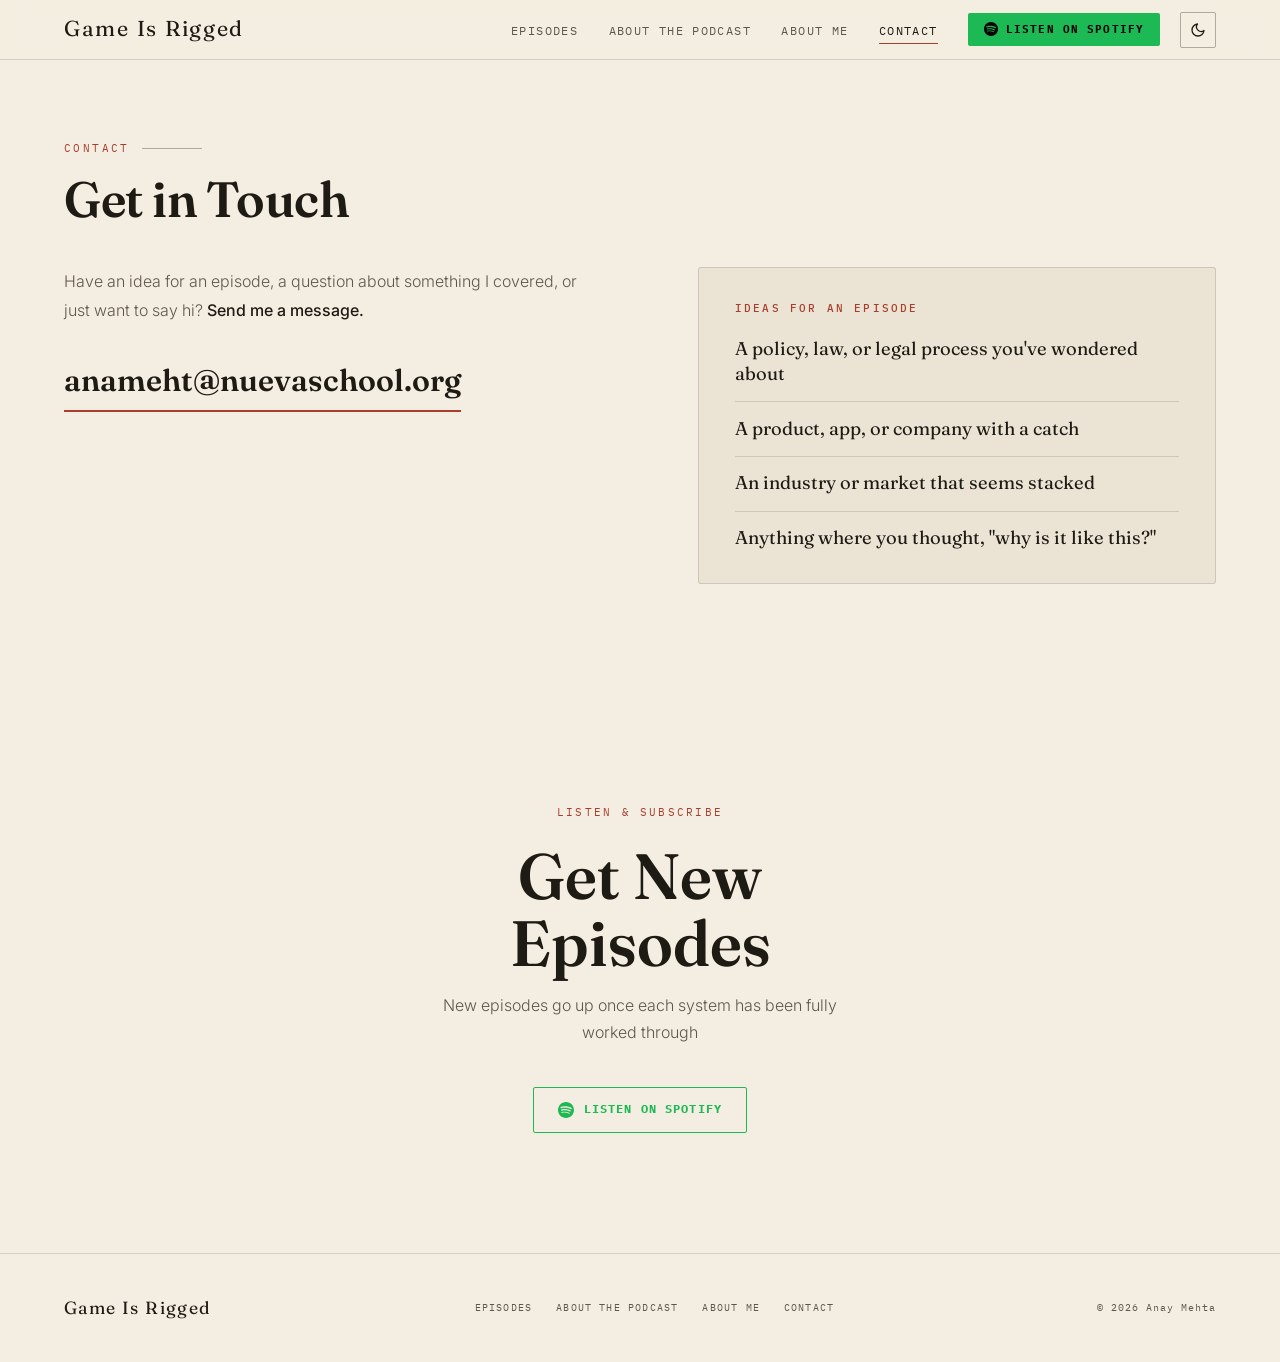
<file: contact.html>
<!DOCTYPE html>
<html lang="en">
<head>
  <meta charset="UTF-8" />
  <meta name="viewport" content="width=device-width, initial-scale=1.0" />
  <title>Contact | Game Is Rigged</title>
  <meta name="description" content="Get in touch with Game Is Rigged: suggest a system for a future episode, ask a question, or say hi." />
  <meta property="og:title" content="Contact | Game Is Rigged" />
  <meta property="og:description" content="Get in touch with Game Is Rigged: suggest a system for a future episode, ask a question, or say hi." />
  <meta property="og:type" content="website" />
  <script>
    (function () {
      var t;
      try { t = localStorage.getItem('theme'); } catch (e) {}
      if (!t && window.matchMedia && matchMedia('(prefers-color-scheme: light)').matches) t = 'light';
      document.documentElement.setAttribute('data-theme', t === 'light' ? 'light' : 'dark');
      document.documentElement.classList.add('js');
    })();
  </script>
  <link rel="preconnect" href="https://fonts.googleapis.com" />
  <link rel="preconnect" href="https://fonts.gstatic.com" crossorigin />
  <link href="https://fonts.googleapis.com/css2?family=Fraunces:ital,wght@0,500;0,600;0,700;1,500;1,600&family=Inter:wght@300;400;500;600&family=IBM+Plex+Mono:wght@400;500;600;700&display=swap" rel="stylesheet" />
  <link rel="stylesheet" href="styles.css" />
</head>
<body>

  <a class="skip-link" href="#main">Skip to content</a>
  <nav aria-label="Main">
    <a class="nav-logo" href="index.html">Game Is Rigged</a>
    <div class="nav-right">
      <ul class="nav-links" id="nav-links">
      <li><a href="episodes.html">Episodes</a></li>
      <li><a href="about-the-podcast.html">About the Podcast</a></li>
      <li><a href="about-me.html">About Me</a></li>
      <li><a href="contact.html" aria-current="page">Contact</a></li>
        <li>
          <a class="btn-spotify" href="https://open.spotify.com/show/033oTAaNlFfsJAOVmCeeDi" target="_blank" rel="noopener">
            <svg width="14" height="14" viewBox="0 0 24 24" fill="currentColor" aria-hidden="true"><path d="M12 0C5.4 0 0 5.4 0 12s5.4 12 12 12 12-5.4 12-12S18.66 0 12 0zm5.521 17.34c-.24.359-.66.48-1.021.24-2.82-1.74-6.36-2.101-10.561-1.141-.418.122-.779-.179-.899-.539-.12-.421.18-.78.54-.9 4.56-1.021 8.52-.6 11.64 1.32.42.18.479.659.301 1.02zm1.44-3.3c-.301.42-.841.6-1.262.3-3.239-1.98-8.159-2.58-11.939-1.38-.479.12-1.02-.12-1.14-.6-.12-.48.12-1.021.6-1.141C9.6 9.9 15 10.561 18.72 12.84c.361.181.54.78.241 1.2zm.12-3.36C15.24 8.4 8.82 8.16 5.16 9.301c-.6.179-1.2-.181-1.38-.721-.18-.601.18-1.2.72-1.381 4.26-1.26 11.28-1.02 15.721 1.621.539.3.719 1.02.419 1.56-.299.421-1.02.599-1.559.3z"/></svg>
            Listen on Spotify
          </a>
        </li>
      </ul>
      <button class="theme-toggle" type="button" aria-label="Switch to light mode">
        <svg class="icon-sun" width="16" height="16" viewBox="0 0 24 24" fill="none" stroke="currentColor" stroke-width="2" stroke-linecap="round" aria-hidden="true"><circle cx="12" cy="12" r="4"/><path d="M12 2v2M12 20v2M4.93 4.93l1.41 1.41M17.66 17.66l1.41 1.41M2 12h2M20 12h2M4.93 19.07l1.41-1.41M17.66 6.34l1.41-1.41"/></svg>
        <svg class="icon-moon" width="16" height="16" viewBox="0 0 24 24" fill="none" stroke="currentColor" stroke-width="2" stroke-linecap="round" stroke-linejoin="round" aria-hidden="true"><path d="M21 12.8A9 9 0 1 1 11.2 3a7 7 0 0 0 9.8 9.8z"/></svg>
      </button>
      <button class="nav-toggle" type="button" aria-label="Menu" aria-expanded="false" aria-controls="nav-links"><span></span><span></span><span></span></button>
    </div>
  </nav>

  <main id="main">
  <section class="page-top" id="contact">
    <p class="section-label">Contact</p>
    <h1 class="section-heading">Get in Touch</h1>

    <div class="contact-grid">
      <div class="contact-intro">
        <p>Have an idea for an episode, a question about something I covered, or just want to say hi? <strong>Send me a message.</strong></p>
        <a class="contact-email" href="mailto:anameht@nuevaschool.org">anameht@nuevaschool.org</a>
      </div>

      <div class="contact-card fade-up">
        <h2>Ideas for an Episode</h2>
        <ul>
          <li>A policy, law, or legal process you've wondered about</li>
          <li>A product, app, or company with a catch</li>
          <li>An industry or market that seems stacked</li>
          <li>Anything where you thought, "why is it like this?"</li>
        </ul>
      </div>
    </div>
  </section>

  <!-- SUBSCRIBE -->
  <section id="subscribe">
    <p class="subscribe-label">Listen &amp; Subscribe</p>
    <h2 class="subscribe-heading">Get New<br>Episodes</h2>
    <p class="subscribe-sub">New episodes go up once each system has been fully worked through</p>
    <div class="platform-buttons">
      <a class="btn-platform spotify" href="https://open.spotify.com/show/033oTAaNlFfsJAOVmCeeDi" target="_blank" rel="noopener">
        <svg width="16" height="16" viewBox="0 0 24 24" fill="currentColor" aria-hidden="true"><path d="M12 0C5.4 0 0 5.4 0 12s5.4 12 12 12 12-5.4 12-12S18.66 0 12 0zm5.521 17.34c-.24.359-.66.48-1.021.24-2.82-1.74-6.36-2.101-10.561-1.141-.418.122-.779-.179-.899-.539-.12-.421.18-.78.54-.9 4.56-1.021 8.52-.6 11.64 1.32.42.18.479.659.301 1.02zm1.44-3.3c-.301.42-.841.6-1.262.3-3.239-1.98-8.159-2.58-11.939-1.38-.479.12-1.02-.12-1.14-.6-.12-.48.12-1.021.6-1.141C9.6 9.9 15 10.561 18.72 12.84c.361.181.54.78.241 1.2zm.12-3.36C15.24 8.4 8.82 8.16 5.16 9.301c-.6.179-1.2-.181-1.38-.721-.18-.601.18-1.2.72-1.381 4.26-1.26 11.28-1.02 15.721 1.621.539.3.719 1.02.419 1.56-.299.421-1.02.599-1.559.3z"/></svg>
        Listen on Spotify
      </a>
    </div>
  </section>
  </main>

  <footer>
    <a class="footer-logo" href="index.html">Game Is Rigged</a>
    <div class="footer-links">
      <a href="episodes.html">Episodes</a>
      <a href="about-the-podcast.html">About the Podcast</a>
      <a href="about-me.html">About Me</a>
      <a href="contact.html">Contact</a>
    </div>
    <div class="footer-copy">© 2026 Anay Mehta</div>
  </footer>

  <script src="script.js"></script>
</body>
</html>
</file>
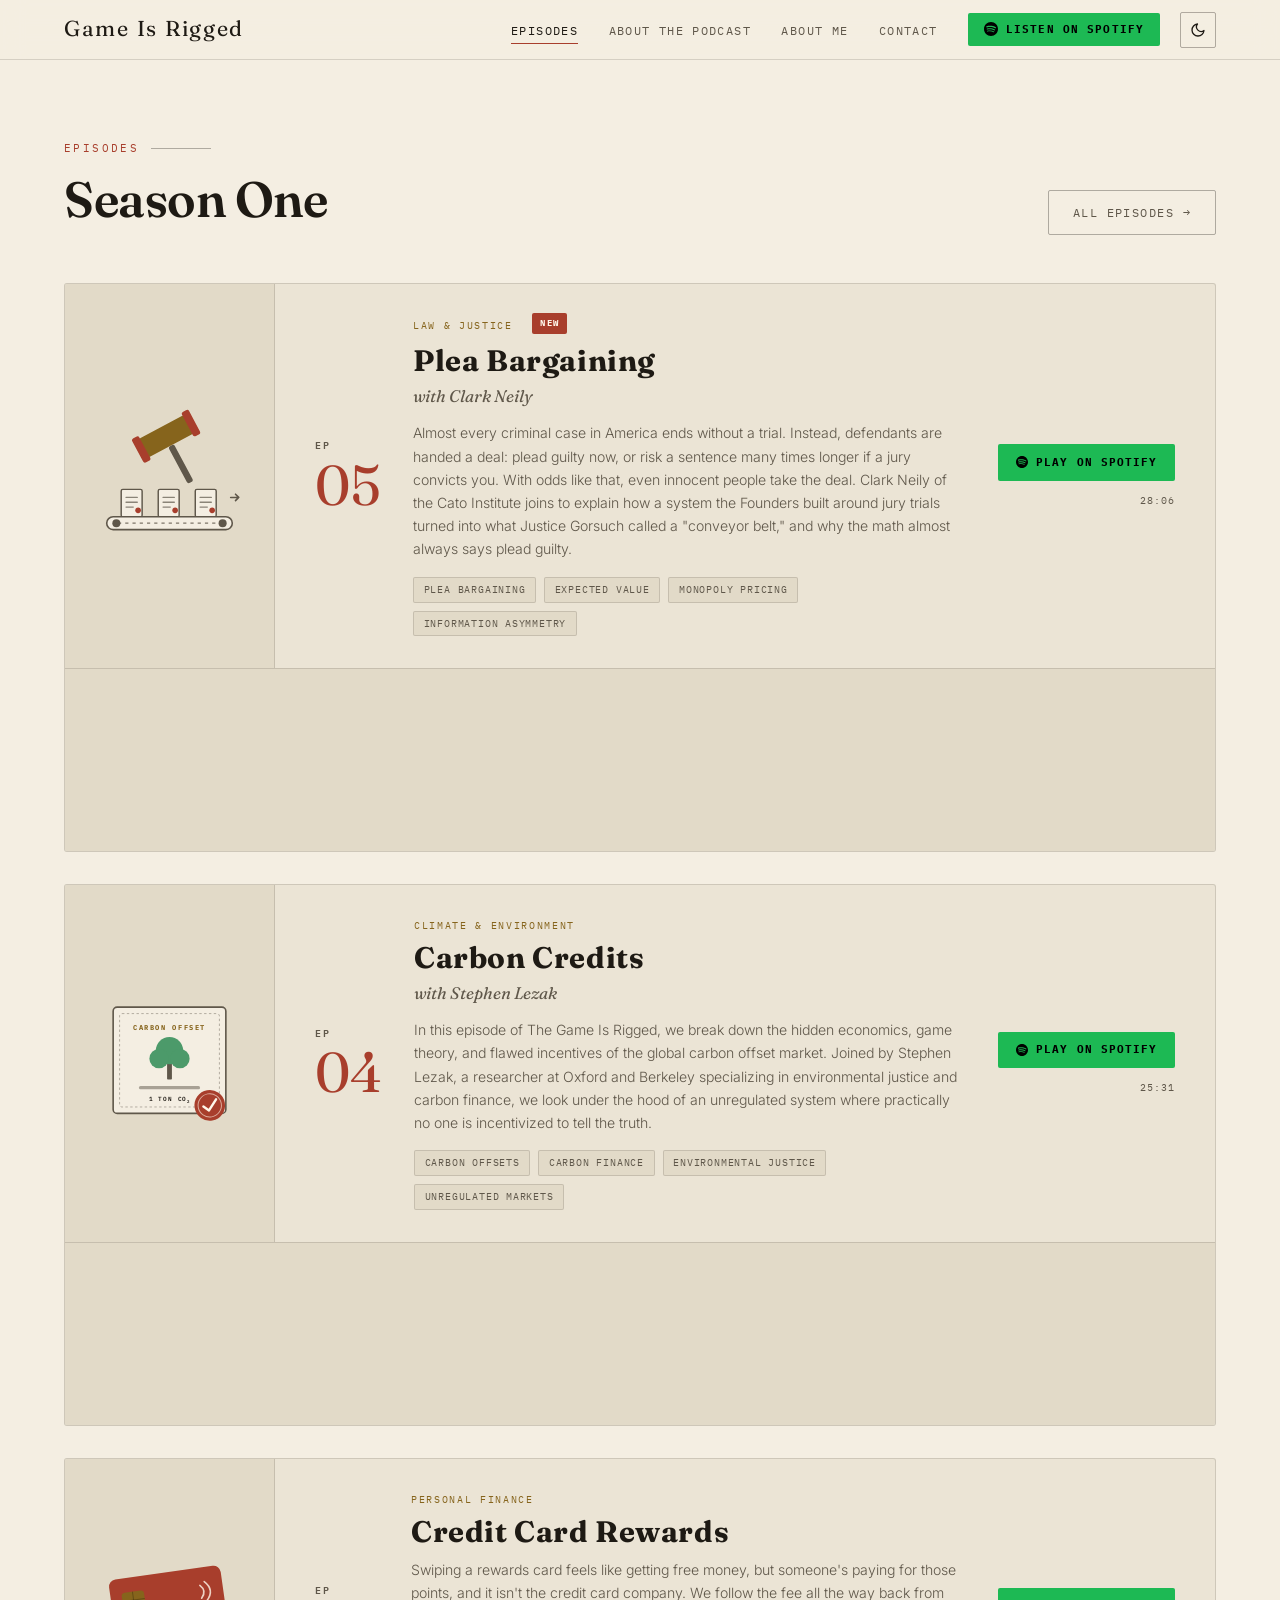
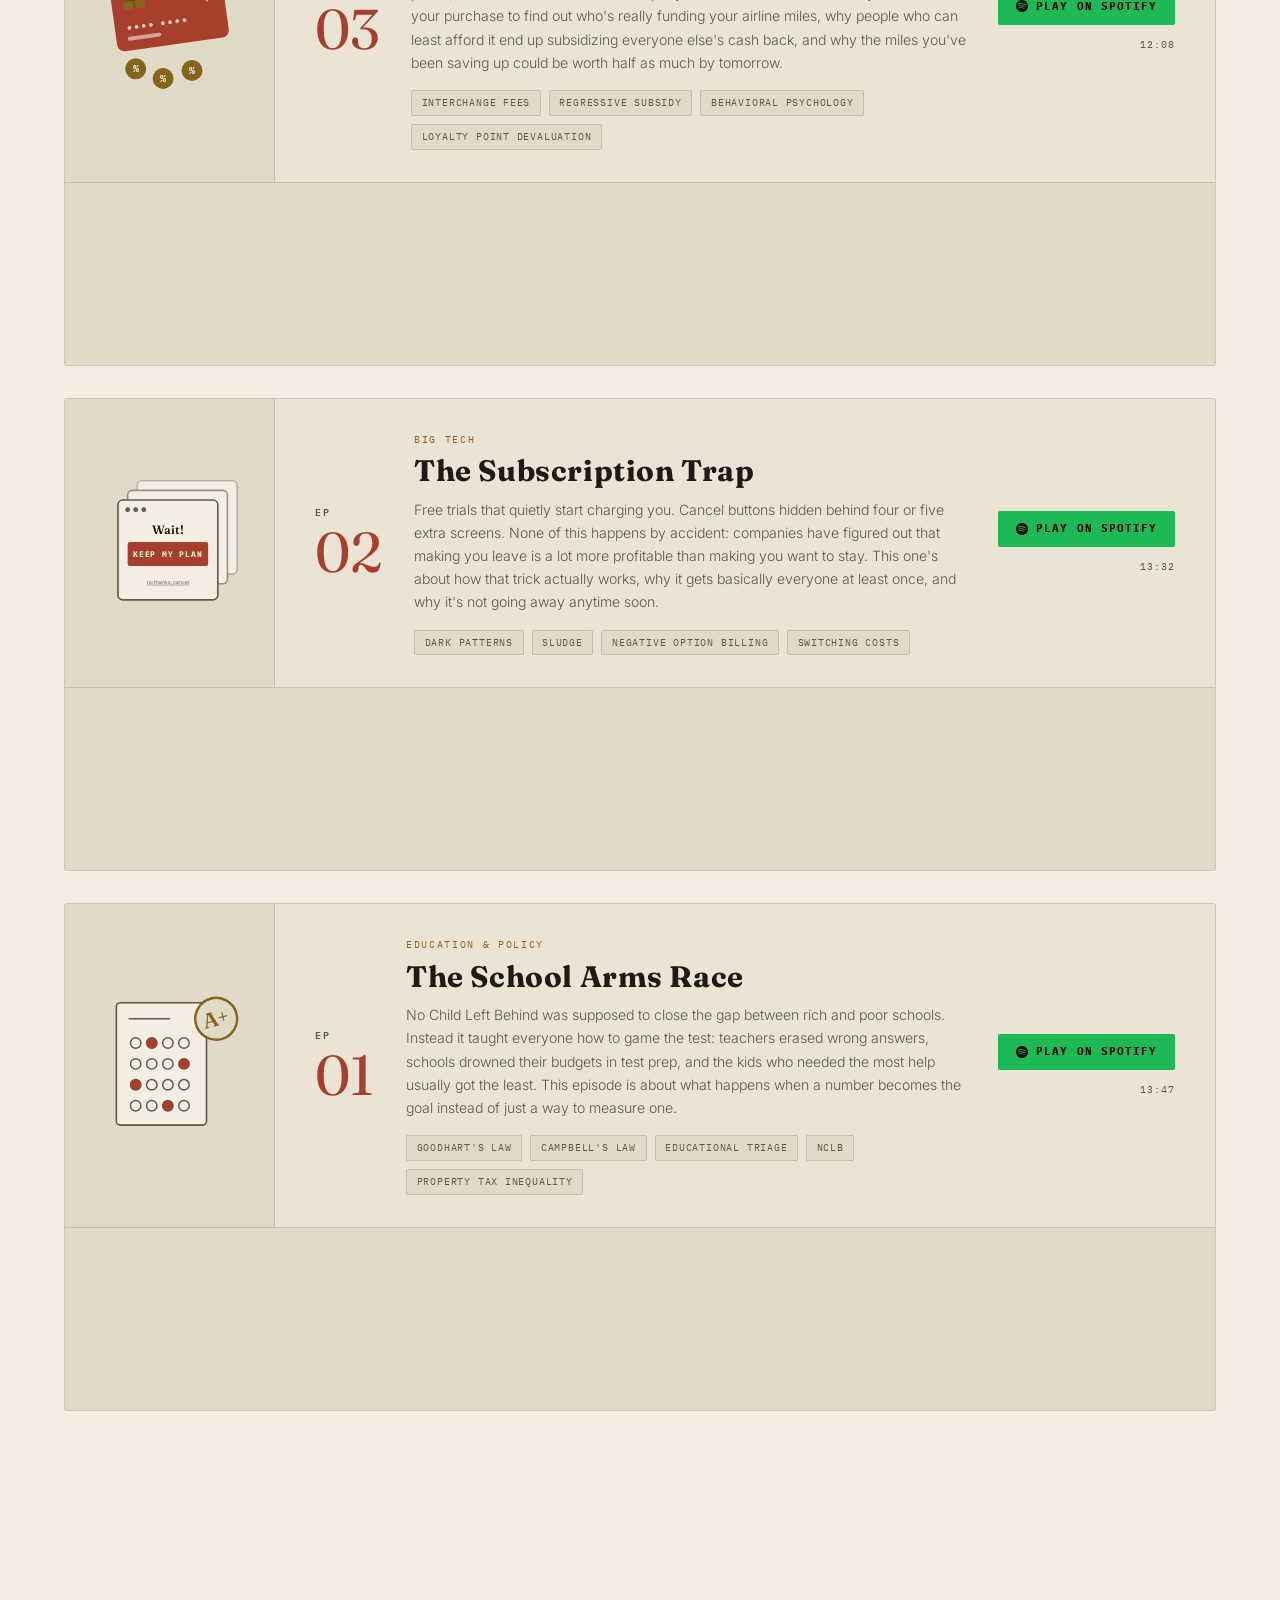
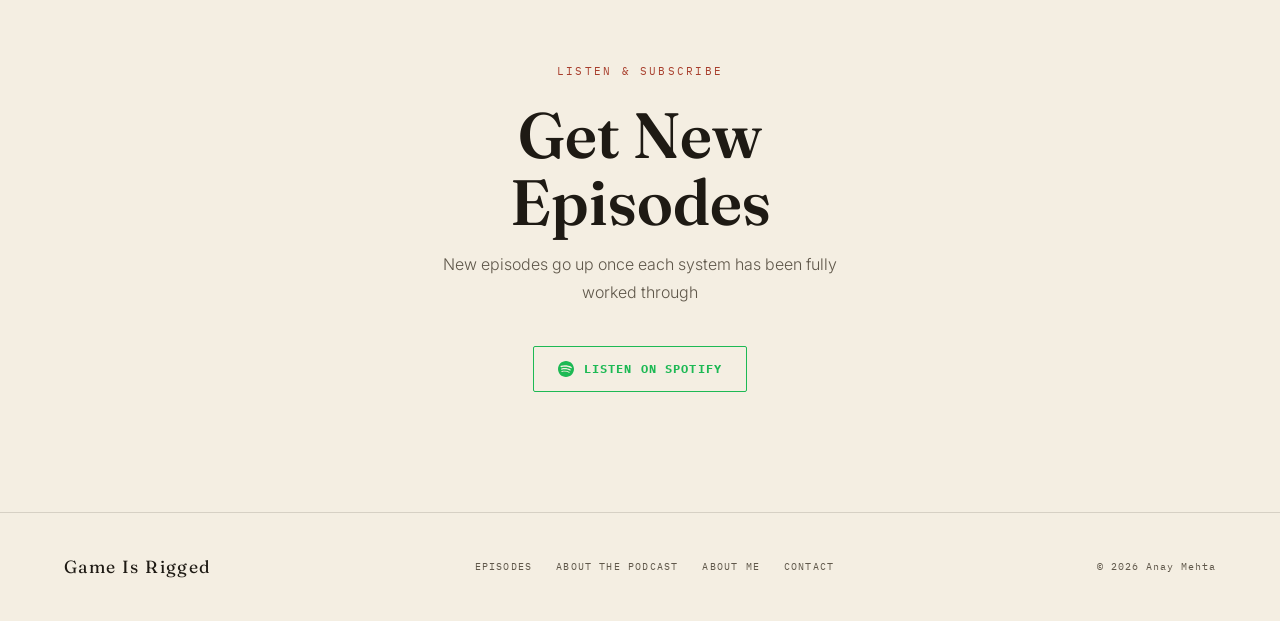
<file: episodes.html>
<!DOCTYPE html>
<html lang="en">
<head>
  <meta charset="UTF-8" />
  <meta name="viewport" content="width=device-width, initial-scale=1.0" />
  <title>Episodes | Game Is Rigged</title>
  <meta name="description" content="Season One of Game Is Rigged: the School Arms Race, the Subscription Trap, Credit Card Rewards, Carbon Credits, and Plea Bargaining." />
  <meta property="og:title" content="Episodes | Game Is Rigged" />
  <meta property="og:description" content="Season One of Game Is Rigged: the School Arms Race, the Subscription Trap, Credit Card Rewards, Carbon Credits, and Plea Bargaining." />
  <meta property="og:type" content="website" />
  <script>
    (function () {
      var t;
      try { t = localStorage.getItem('theme'); } catch (e) {}
      if (!t && window.matchMedia && matchMedia('(prefers-color-scheme: light)').matches) t = 'light';
      document.documentElement.setAttribute('data-theme', t === 'light' ? 'light' : 'dark');
      document.documentElement.classList.add('js');
    })();
  </script>
  <link rel="preconnect" href="https://fonts.googleapis.com" />
  <link rel="preconnect" href="https://fonts.gstatic.com" crossorigin />
  <link href="https://fonts.googleapis.com/css2?family=Fraunces:ital,wght@0,500;0,600;0,700;1,500;1,600&family=Inter:wght@300;400;500;600&family=IBM+Plex+Mono:wght@400;500;600;700&display=swap" rel="stylesheet" />
  <link rel="stylesheet" href="styles.css" />
</head>
<body>

  <a class="skip-link" href="#main">Skip to content</a>
  <nav aria-label="Main">
    <a class="nav-logo" href="index.html">Game Is Rigged</a>
    <div class="nav-right">
      <ul class="nav-links" id="nav-links">
      <li><a href="episodes.html" aria-current="page">Episodes</a></li>
      <li><a href="about-the-podcast.html">About the Podcast</a></li>
      <li><a href="about-me.html">About Me</a></li>
      <li><a href="contact.html">Contact</a></li>
        <li>
          <a class="btn-spotify" href="https://open.spotify.com/show/033oTAaNlFfsJAOVmCeeDi" target="_blank" rel="noopener">
            <svg width="14" height="14" viewBox="0 0 24 24" fill="currentColor" aria-hidden="true"><path d="M12 0C5.4 0 0 5.4 0 12s5.4 12 12 12 12-5.4 12-12S18.66 0 12 0zm5.521 17.34c-.24.359-.66.48-1.021.24-2.82-1.74-6.36-2.101-10.561-1.141-.418.122-.779-.179-.899-.539-.12-.421.18-.78.54-.9 4.56-1.021 8.52-.6 11.64 1.32.42.18.479.659.301 1.02zm1.44-3.3c-.301.42-.841.6-1.262.3-3.239-1.98-8.159-2.58-11.939-1.38-.479.12-1.02-.12-1.14-.6-.12-.48.12-1.021.6-1.141C9.6 9.9 15 10.561 18.72 12.84c.361.181.54.78.241 1.2zm.12-3.36C15.24 8.4 8.82 8.16 5.16 9.301c-.6.179-1.2-.181-1.38-.721-.18-.601.18-1.2.72-1.381 4.26-1.26 11.28-1.02 15.721 1.621.539.3.719 1.02.419 1.56-.299.421-1.02.599-1.559.3z"/></svg>
            Listen on Spotify
          </a>
        </li>
      </ul>
      <button class="theme-toggle" type="button" aria-label="Switch to light mode">
        <svg class="icon-sun" width="16" height="16" viewBox="0 0 24 24" fill="none" stroke="currentColor" stroke-width="2" stroke-linecap="round" aria-hidden="true"><circle cx="12" cy="12" r="4"/><path d="M12 2v2M12 20v2M4.93 4.93l1.41 1.41M17.66 17.66l1.41 1.41M2 12h2M20 12h2M4.93 19.07l1.41-1.41M17.66 6.34l1.41-1.41"/></svg>
        <svg class="icon-moon" width="16" height="16" viewBox="0 0 24 24" fill="none" stroke="currentColor" stroke-width="2" stroke-linecap="round" stroke-linejoin="round" aria-hidden="true"><path d="M21 12.8A9 9 0 1 1 11.2 3a7 7 0 0 0 9.8 9.8z"/></svg>
      </button>
      <button class="nav-toggle" type="button" aria-label="Menu" aria-expanded="false" aria-controls="nav-links"><span></span><span></span><span></span></button>
    </div>
  </nav>

  <main id="main">
  <!-- EPISODES -->
  <section class="page-top" id="episodes">
    <div class="section-header">
      <div>
        <p class="section-label">Episodes</p>
        <h1 class="section-heading">Season One</h1>
      </div>
      <a class="btn-ghost" href="https://open.spotify.com/show/033oTAaNlFfsJAOVmCeeDi" target="_blank" rel="noopener">All Episodes →</a>
    </div>

    <!-- EP 05 -->
    <article class="episode-card fade-up">
      <div class="ep-art">
        <svg viewBox="0 0 200 200" role="img" aria-label="A gavel above a conveyor belt carrying case files">
  <g transform="rotate(-28 100 58)">
    <rect x="66" y="36" width="68" height="26" rx="5" fill="var(--yellow)"/>
    <rect x="60" y="32" width="10" height="34" rx="3" fill="var(--red-solid)"/>
    <rect x="130" y="32" width="10" height="34" rx="3" fill="var(--red-solid)"/>
    <rect x="96" y="62" width="8" height="52" rx="3" fill="var(--muted)"/>
  </g>
  <g fill="var(--bg)" stroke="var(--muted)" stroke-width="1.8">
    <rect x="40" y="116" width="26" height="34" rx="2"/>
    <rect x="86" y="116" width="26" height="34" rx="2"/>
    <rect x="132" y="116" width="26" height="34" rx="2"/>
  </g>
  <g stroke="var(--muted)" stroke-width="1.6" stroke-linecap="round" stroke-opacity=".7">
    <line x1="46" y1="126" x2="60" y2="126"/><line x1="46" y1="132" x2="60" y2="132"/><line x1="46" y1="138" x2="55" y2="138"/>
    <line x1="92" y1="126" x2="106" y2="126"/><line x1="92" y1="132" x2="106" y2="132"/><line x1="92" y1="138" x2="101" y2="138"/>
    <line x1="138" y1="126" x2="152" y2="126"/><line x1="138" y1="132" x2="152" y2="132"/><line x1="138" y1="138" x2="147" y2="138"/>
  </g>
  <g fill="var(--red-solid)">
    <circle cx="61" cy="142" r="3.5"/><circle cx="107" cy="142" r="3.5"/><circle cx="153" cy="142" r="3.5"/>
  </g>
  <rect x="22" y="150" width="156" height="16" rx="8" fill="var(--bg)" stroke="var(--muted)" stroke-width="2"/>
  <line x1="36" y1="158" x2="164" y2="158" stroke="var(--muted)" stroke-width="1.6" stroke-dasharray="4 5" stroke-opacity=".8"/>
  <circle cx="34" cy="158" r="5" fill="var(--muted)"/><circle cx="166" cy="158" r="5" fill="var(--muted)"/>
  <path d="M176 126 l10 0 m-4 -4 l4 4 l-4 4" fill="none" stroke="var(--muted)" stroke-width="2" stroke-linecap="round" stroke-linejoin="round"/>
</svg>
      </div>
      <div class="episode-inner">
        <div class="ep-num"><span class="ep-label">EP</span>05</div>
        <div class="ep-body">
          <div class="ep-tag">Law &amp; Justice <span class="badge-new">New</span></div>
          <h2 class="ep-title">Plea Bargaining</h2>
          <p class="ep-guest">with Clark Neily</p>
          <p class="ep-desc">Almost every criminal case in America ends without a trial. Instead, defendants are handed a deal: plead guilty now, or risk a sentence many times longer if a jury convicts you. With odds like that, even innocent people take the deal. Clark Neily of the Cato Institute joins to explain how a system the Founders built around jury trials turned into what Justice Gorsuch called a "conveyor belt," and why the math almost always says plead guilty.</p>
          <div class="ep-concepts">
            <span class="concept-tag">Plea Bargaining</span>
            <span class="concept-tag">Expected Value</span>
            <span class="concept-tag">Monopoly Pricing</span>
            <span class="concept-tag">Information Asymmetry</span>
          </div>
        </div>
        <div class="ep-cta">
          <a class="ep-play" href="https://open.spotify.com/episode/47u6EVwAYKRWlL54GUjB8o" target="_blank" rel="noopener">
            <svg width="12" height="12" viewBox="0 0 24 24" fill="currentColor" aria-hidden="true"><path d="M12 0C5.4 0 0 5.4 0 12s5.4 12 12 12 12-5.4 12-12S18.66 0 12 0zm5.521 17.34c-.24.359-.66.48-1.021.24-2.82-1.74-6.36-2.101-10.561-1.141-.418.122-.779-.179-.899-.539-.12-.421.18-.78.54-.9 4.56-1.021 8.52-.6 11.64 1.32.42.18.479.659.301 1.02zm1.44-3.3c-.301.42-.841.6-1.262.3-3.239-1.98-8.159-2.58-11.939-1.38-.479.12-1.02-.12-1.14-.6-.12-.48.12-1.021.6-1.141C9.6 9.9 15 10.561 18.72 12.84c.361.181.54.78.241 1.2zm.12-3.36C15.24 8.4 8.82 8.16 5.16 9.301c-.6.179-1.2-.181-1.38-.721-.18-.601.18-1.2.72-1.381 4.26-1.26 11.28-1.02 15.721 1.621.539.3.719 1.02.419 1.56-.299.421-1.02.599-1.559.3z"/></svg>
            Play on Spotify
          </a>
          <span class="ep-status">28:06</span>
        </div>
      </div>
      <div class="episode-player">
        <iframe title="Episode 5: Plea Bargaining with Clark Neily" allowtransparency="true" height="150" width="100%" style="border: none; min-width: min(100%, 430px); height:150px;" scrolling="no" data-name="pb-iframe-player" src="https://www.podbean.com/player-v2/?i=29iwt-1bbc8d9-pb&from=pb6admin&share=1&download=1&rtl=0&fonts=Arial&skin=1&font-color=auto&logo_link=episode_page&btn-skin=7" loading="lazy"></iframe>
      </div>
    </article>

    <!-- EP 04 -->
    <article class="episode-card fade-up">
      <div class="ep-art">
        <svg viewBox="0 0 200 200" role="img" aria-label="A carbon offset certificate with a tree and an approval seal">
  <rect x="30" y="30" width="140" height="132" rx="5" fill="var(--bg)" stroke="var(--muted)" stroke-width="2"/>
  <rect x="38" y="38" width="124" height="116" rx="3" fill="none" stroke="var(--muted)" stroke-opacity=".45" stroke-width="1.2" stroke-dasharray="3 3"/>
  <text x="100" y="58" text-anchor="middle" font-family="IBM Plex Mono, monospace" font-size="8.5" font-weight="700" letter-spacing="2" fill="var(--yellow)">CARBON OFFSET</text>
  <rect x="97" y="100" width="6" height="20" rx="1" fill="var(--muted)"/>
  <circle cx="100" cy="84" r="17" fill="#4C9A6A"/>
  <circle cx="87" cy="94" r="12" fill="#4C9A6A"/>
  <circle cx="113" cy="94" r="12" fill="#4C9A6A"/>
  <rect x="62" y="128" width="76" height="4" rx="2" fill="var(--muted)" fill-opacity=".5"/>
  <text x="100" y="146" text-anchor="middle" font-family="IBM Plex Mono, monospace" font-size="8" font-weight="600" letter-spacing="1" fill="var(--text)">1 TON CO<tspan dy="2.5" font-size="5.5">2</tspan></text>
  <g transform="rotate(-10 150 152)">
    <circle cx="150" cy="152" r="19" fill="var(--red-solid)"/>
    <circle cx="150" cy="152" r="14.5" fill="none" stroke="#FFF6EA" stroke-opacity=".6" stroke-width="1.2"/>
    <path d="M142 152 l6 6 l11 -12" fill="none" stroke="#FFF6EA" stroke-width="3" stroke-linecap="round" stroke-linejoin="round"/>
  </g>
</svg>
      </div>
      <div class="episode-inner">
        <div class="ep-num"><span class="ep-label">EP</span>04</div>
        <div class="ep-body">
          <div class="ep-tag">Climate &amp; Environment</div>
          <h2 class="ep-title">Carbon Credits</h2>
          <p class="ep-guest">with Stephen Lezak</p>
          <p class="ep-desc">In this episode of The Game Is Rigged, we break down the hidden economics, game theory, and flawed incentives of the global carbon offset market. Joined by Stephen Lezak, a researcher at Oxford and Berkeley specializing in environmental justice and carbon finance, we look under the hood of an unregulated system where practically no one is incentivized to tell the truth.</p>
          <div class="ep-concepts">
            <span class="concept-tag">Carbon Offsets</span>
            <span class="concept-tag">Carbon Finance</span>
            <span class="concept-tag">Environmental Justice</span>
            <span class="concept-tag">Unregulated Markets</span>
          </div>
        </div>
        <div class="ep-cta">
          <a class="ep-play" href="https://open.spotify.com/episode/2EdQV9z39ZxWfgb3GSwaK8" target="_blank" rel="noopener">
            <svg width="12" height="12" viewBox="0 0 24 24" fill="currentColor" aria-hidden="true"><path d="M12 0C5.4 0 0 5.4 0 12s5.4 12 12 12 12-5.4 12-12S18.66 0 12 0zm5.521 17.34c-.24.359-.66.48-1.021.24-2.82-1.74-6.36-2.101-10.561-1.141-.418.122-.779-.179-.899-.539-.12-.421.18-.78.54-.9 4.56-1.021 8.52-.6 11.64 1.32.42.18.479.659.301 1.02zm1.44-3.3c-.301.42-.841.6-1.262.3-3.239-1.98-8.159-2.58-11.939-1.38-.479.12-1.02-.12-1.14-.6-.12-.48.12-1.021.6-1.141C9.6 9.9 15 10.561 18.72 12.84c.361.181.54.78.241 1.2zm.12-3.36C15.24 8.4 8.82 8.16 5.16 9.301c-.6.179-1.2-.181-1.38-.721-.18-.601.18-1.2.72-1.381 4.26-1.26 11.28-1.02 15.721 1.621.539.3.719 1.02.419 1.56-.299.421-1.02.599-1.559.3z"/></svg>
            Play on Spotify
          </a>
          <span class="ep-status">25:31</span>
        </div>
      </div>
      <div class="episode-player">
        <iframe title="Episode 4: Carbon Credits with Stephen Lezak" allowtransparency="true" height="150" width="100%" style="border: none; min-width: min(100%, 430px); height:150px;" scrolling="no" data-name="pb-iframe-player" src="https://www.podbean.com/player-v2/?i=n2nrt-1b97ce0-pb&from=pb6admin&share=1&download=1&rtl=0&fonts=Arial&skin=1&font-color=auto&logo_link=episode_page&btn-skin=7" loading="lazy"></iframe>
      </div>
    </article>

    <!-- EP 03 -->
    <article class="episode-card fade-up">
      <div class="ep-art">
        <svg viewBox="0 0 200 200" role="img" aria-label="A credit card with percentage coins falling out of it">
  <g transform="rotate(-8 100 90)">
    <rect x="30" y="40" width="140" height="90" rx="9" fill="var(--red-solid)"/>
    <rect x="44" y="58" width="28" height="21" rx="4" fill="var(--yellow)"/>
    <line x1="44" y1="68.5" x2="72" y2="68.5" stroke="#000" stroke-opacity=".25" stroke-width="1.2"/>
    <line x1="58" y1="58" x2="58" y2="79" stroke="#000" stroke-opacity=".25" stroke-width="1.2"/>
    <g fill="#FFF6EA" fill-opacity=".85">
      <circle cx="48" cy="102" r="2.3"/><circle cx="57" cy="102" r="2.3"/><circle cx="66" cy="102" r="2.3"/><circle cx="75" cy="102" r="2.3"/>
      <circle cx="90" cy="102" r="2.3"/><circle cx="99" cy="102" r="2.3"/><circle cx="108" cy="102" r="2.3"/><circle cx="117" cy="102" r="2.3"/>
    </g>
    <rect x="44" y="113" width="42" height="5" rx="2.5" fill="#FFF6EA" fill-opacity=".55"/>
    <path d="M142 62 q8 8 0 16 M148 58 q12 12 0 24" fill="none" stroke="#FFF6EA" stroke-opacity=".8" stroke-width="2" stroke-linecap="round"/>
  </g>
  <g font-family="IBM Plex Mono, monospace" font-size="12" font-weight="700" text-anchor="middle">
    <circle cx="58" cy="160" r="13" fill="var(--yellow)"/><text x="58" y="164" fill="var(--bg)">%</text>
    <circle cx="92" cy="172" r="13" fill="var(--yellow)"/><text x="92" y="176" fill="var(--bg)">%</text>
    <circle cx="128" cy="162" r="13" fill="var(--yellow)"/><text x="128" y="166" fill="var(--bg)">%</text>
  </g>
</svg>
      </div>
      <div class="episode-inner">
        <div class="ep-num"><span class="ep-label">EP</span>03</div>
        <div class="ep-body">
          <div class="ep-tag">Personal Finance</div>
          <h2 class="ep-title">Credit Card Rewards</h2>
          <p class="ep-desc">Swiping a rewards card feels like getting free money, but someone's paying for those points, and it isn't the credit card company. We follow the fee all the way back from your purchase to find out who's really funding your airline miles, why people who can least afford it end up subsidizing everyone else's cash back, and why the miles you've been saving up could be worth half as much by tomorrow.</p>
          <div class="ep-concepts">
            <span class="concept-tag">Interchange Fees</span>
            <span class="concept-tag">Regressive Subsidy</span>
            <span class="concept-tag">Behavioral Psychology</span>
            <span class="concept-tag">Loyalty Point Devaluation</span>
          </div>
        </div>
        <div class="ep-cta">
          <a class="ep-play" href="https://open.spotify.com/episode/3bPgQrp4HjfN68HRA1TeU4" target="_blank" rel="noopener">
            <svg width="12" height="12" viewBox="0 0 24 24" fill="currentColor" aria-hidden="true"><path d="M12 0C5.4 0 0 5.4 0 12s5.4 12 12 12 12-5.4 12-12S18.66 0 12 0zm5.521 17.34c-.24.359-.66.48-1.021.24-2.82-1.74-6.36-2.101-10.561-1.141-.418.122-.779-.179-.899-.539-.12-.421.18-.78.54-.9 4.56-1.021 8.52-.6 11.64 1.32.42.18.479.659.301 1.02zm1.44-3.3c-.301.42-.841.6-1.262.3-3.239-1.98-8.159-2.58-11.939-1.38-.479.12-1.02-.12-1.14-.6-.12-.48.12-1.021.6-1.141C9.6 9.9 15 10.561 18.72 12.84c.361.181.54.78.241 1.2zm.12-3.36C15.24 8.4 8.82 8.16 5.16 9.301c-.6.179-1.2-.181-1.38-.721-.18-.601.18-1.2.72-1.381 4.26-1.26 11.28-1.02 15.721 1.621.539.3.719 1.02.419 1.56-.299.421-1.02.599-1.559.3z"/></svg>
            Play on Spotify
          </a>
          <span class="ep-status">12:08</span>
        </div>
      </div>
      <div class="episode-player">
        <iframe title="Episode 3: Credit Card Rewards" allowtransparency="true" height="150" width="100%" style="border: none; min-width: min(100%, 430px); height:150px;" scrolling="no" data-name="pb-iframe-player" src="https://www.podbean.com/player-v2/?i=vc7ph-1b22827-pb&from=pb6admin&share=1&download=1&rtl=0&fonts=Arial&skin=1&font-color=auto&logo_link=episode_page&btn-skin=7" loading="lazy"></iframe>
      </div>
    </article>

    <!-- EP 02 -->
    <article class="episode-card fade-up">
      <div class="ep-art">
        <svg viewBox="0 0 200 200" role="img" aria-label="A stack of pop-up screens with a huge keep-my-plan button and a tiny cancel link">
  <rect x="60" y="22" width="124" height="116" rx="6" fill="var(--bg)" stroke="var(--muted)" stroke-opacity=".35" stroke-width="2"/>
  <rect x="48" y="34" width="124" height="116" rx="6" fill="var(--bg)" stroke="var(--muted)" stroke-opacity=".6" stroke-width="2"/>
  <rect x="36" y="46" width="124" height="124" rx="6" fill="var(--bg)" stroke="var(--muted)" stroke-width="2"/>
  <circle cx="48" cy="58" r="3" fill="var(--muted)"/><circle cx="58" cy="58" r="3" fill="var(--muted)"/><circle cx="68" cy="58" r="3" fill="var(--muted)"/>
  <text x="98" y="88" text-anchor="middle" font-family="Fraunces, serif" font-size="15" font-weight="600" fill="var(--text)">Wait!</text>
  <rect x="48" y="98" width="100" height="30" rx="3" fill="var(--red-solid)"/>
  <text x="98" y="117" text-anchor="middle" font-family="IBM Plex Mono, monospace" font-size="9.5" font-weight="700" letter-spacing="1" fill="#FFF6EA">KEEP MY PLAN</text>
  <text x="98" y="150" text-anchor="middle" font-family="Inter, sans-serif" font-size="6" fill="var(--muted)" text-decoration="underline">no thanks, cancel</text>
</svg>
      </div>
      <div class="episode-inner">
        <div class="ep-num"><span class="ep-label">EP</span>02</div>
        <div class="ep-body">
          <div class="ep-tag">Big Tech</div>
          <h2 class="ep-title">The Subscription Trap</h2>
          <p class="ep-desc">Free trials that quietly start charging you. Cancel buttons hidden behind four or five extra screens. None of this happens by accident: companies have figured out that making you leave is a lot more profitable than making you want to stay. This one's about how that trick actually works, why it gets basically everyone at least once, and why it's not going away anytime soon.</p>
          <div class="ep-concepts">
            <span class="concept-tag">Dark Patterns</span>
            <span class="concept-tag">Sludge</span>
            <span class="concept-tag">Negative Option Billing</span>
            <span class="concept-tag">Switching Costs</span>
          </div>
        </div>
        <div class="ep-cta">
          <a class="ep-play" href="https://open.spotify.com/episode/6wf6arRRf38dlqaaD0aFIh" target="_blank" rel="noopener">
            <svg width="12" height="12" viewBox="0 0 24 24" fill="currentColor" aria-hidden="true"><path d="M12 0C5.4 0 0 5.4 0 12s5.4 12 12 12 12-5.4 12-12S18.66 0 12 0zm5.521 17.34c-.24.359-.66.48-1.021.24-2.82-1.74-6.36-2.101-10.561-1.141-.418.122-.779-.179-.899-.539-.12-.421.18-.78.54-.9 4.56-1.021 8.52-.6 11.64 1.32.42.18.479.659.301 1.02zm1.44-3.3c-.301.42-.841.6-1.262.3-3.239-1.98-8.159-2.58-11.939-1.38-.479.12-1.02-.12-1.14-.6-.12-.48.12-1.021.6-1.141C9.6 9.9 15 10.561 18.72 12.84c.361.181.54.78.241 1.2zm.12-3.36C15.24 8.4 8.82 8.16 5.16 9.301c-.6.179-1.2-.181-1.38-.721-.18-.601.18-1.2.72-1.381 4.26-1.26 11.28-1.02 15.721 1.621.539.3.719 1.02.419 1.56-.299.421-1.02.599-1.559.3z"/></svg>
            Play on Spotify
          </a>
          <span class="ep-status">13:32</span>
        </div>
      </div>
      <div class="episode-player">
        <iframe title="Episode 2: The Subscription Trap" allowtransparency="true" height="150" width="100%" style="border: none; min-width: min(100%, 430px); height:150px;" scrolling="no" data-name="pb-iframe-player" src="https://www.podbean.com/player-v2/?i=tbpmh-1b1493f-pb&from=pb6admin&share=1&download=1&rtl=0&fonts=Arial&skin=1&font-color=auto&logo_link=episode_page&btn-skin=7" loading="lazy"></iframe>
      </div>
    </article>

    <!-- EP 01 -->
    <article class="episode-card fade-up">
      <div class="ep-art">
        <svg viewBox="0 0 200 200" role="img" aria-label="A test answer sheet with filled-in bubbles and an A+ grade">
  <rect x="34" y="22" width="112" height="152" rx="5" fill="var(--bg)" stroke="var(--muted)" stroke-width="2"/>
  <line x1="50" y1="42" x2="100" y2="42" stroke="var(--muted)" stroke-width="2" stroke-linecap="round"/>
  <g stroke="var(--muted)" stroke-width="1.8" fill="none">
    <circle cx="58" cy="72" r="6.5"/><circle cx="78" cy="72" r="6.5"/><circle cx="98" cy="72" r="6.5"/><circle cx="118" cy="72" r="6.5"/>
    <circle cx="58" cy="98" r="6.5"/><circle cx="78" cy="98" r="6.5"/><circle cx="98" cy="98" r="6.5"/><circle cx="118" cy="98" r="6.5"/>
    <circle cx="58" cy="124" r="6.5"/><circle cx="78" cy="124" r="6.5"/><circle cx="98" cy="124" r="6.5"/><circle cx="118" cy="124" r="6.5"/>
    <circle cx="58" cy="150" r="6.5"/><circle cx="78" cy="150" r="6.5"/><circle cx="98" cy="150" r="6.5"/><circle cx="118" cy="150" r="6.5"/>
  </g>
  <g fill="var(--red)">
    <circle cx="78" cy="72" r="6.5"/><circle cx="118" cy="98" r="6.5"/><circle cx="58" cy="124" r="6.5"/><circle cx="98" cy="150" r="6.5"/>
  </g>
  <g transform="rotate(-14 158 42)">
    <circle cx="158" cy="42" r="26" fill="var(--surface2)" stroke="var(--yellow)" stroke-width="3"/>
    <text x="158" y="51" text-anchor="middle" font-family="Fraunces, serif" font-size="26" font-weight="600" fill="var(--yellow)">A+</text>
  </g>
</svg>
      </div>
      <div class="episode-inner">
        <div class="ep-num"><span class="ep-label">EP</span>01</div>
        <div class="ep-body">
          <div class="ep-tag">Education &amp; Policy</div>
          <h2 class="ep-title">The School Arms Race</h2>
          <p class="ep-desc">No Child Left Behind was supposed to close the gap between rich and poor schools. Instead it taught everyone how to game the test: teachers erased wrong answers, schools drowned their budgets in test prep, and the kids who needed the most help usually got the least. This episode is about what happens when a number becomes the goal instead of just a way to measure one.</p>
          <div class="ep-concepts">
            <span class="concept-tag">Goodhart's Law</span>
            <span class="concept-tag">Campbell's Law</span>
            <span class="concept-tag">Educational Triage</span>
            <span class="concept-tag">NCLB</span>
            <span class="concept-tag">Property Tax Inequality</span>
          </div>
        </div>
        <div class="ep-cta">
          <a class="ep-play" href="https://open.spotify.com/show/033oTAaNlFfsJAOVmCeeDi" target="_blank" rel="noopener">
            <svg width="12" height="12" viewBox="0 0 24 24" fill="currentColor" aria-hidden="true"><path d="M12 0C5.4 0 0 5.4 0 12s5.4 12 12 12 12-5.4 12-12S18.66 0 12 0zm5.521 17.34c-.24.359-.66.48-1.021.24-2.82-1.74-6.36-2.101-10.561-1.141-.418.122-.779-.179-.899-.539-.12-.421.18-.78.54-.9 4.56-1.021 8.52-.6 11.64 1.32.42.18.479.659.301 1.02zm1.44-3.3c-.301.42-.841.6-1.262.3-3.239-1.98-8.159-2.58-11.939-1.38-.479.12-1.02-.12-1.14-.6-.12-.48.12-1.021.6-1.141C9.6 9.9 15 10.561 18.72 12.84c.361.181.54.78.241 1.2zm.12-3.36C15.24 8.4 8.82 8.16 5.16 9.301c-.6.179-1.2-.181-1.38-.721-.18-.601.18-1.2.72-1.381 4.26-1.26 11.28-1.02 15.721 1.621.539.3.719 1.02.419 1.56-.299.421-1.02.599-1.559.3z"/></svg>
            Play on Spotify
          </a>
          <span class="ep-status">13:47</span>
        </div>
      </div>
      <div class="episode-player">
        <iframe title="Episode 1: No Child Left Behind: The Policy That Started the School Arms Race" allowtransparency="true" height="150" width="100%" style="border: none; min-width: min(100%, 430px); height:150px;" scrolling="no" data-name="pb-iframe-player" src="https://www.podbean.com/player-v2/?i=f5sxc-1b10d5b-pb&from=pb6admin&share=1&download=1&rtl=0&fonts=Arial&skin=1&font-color=auto&logo_link=episode_page&btn-skin=7" loading="lazy"></iframe>
      </div>
    </article>
  </section>

  <!-- SUBSCRIBE -->
  <section id="subscribe">
    <p class="subscribe-label">Listen &amp; Subscribe</p>
    <h2 class="subscribe-heading">Get New<br>Episodes</h2>
    <p class="subscribe-sub">New episodes go up once each system has been fully worked through</p>
    <div class="platform-buttons">
      <a class="btn-platform spotify" href="https://open.spotify.com/show/033oTAaNlFfsJAOVmCeeDi" target="_blank" rel="noopener">
        <svg width="16" height="16" viewBox="0 0 24 24" fill="currentColor" aria-hidden="true"><path d="M12 0C5.4 0 0 5.4 0 12s5.4 12 12 12 12-5.4 12-12S18.66 0 12 0zm5.521 17.34c-.24.359-.66.48-1.021.24-2.82-1.74-6.36-2.101-10.561-1.141-.418.122-.779-.179-.899-.539-.12-.421.18-.78.54-.9 4.56-1.021 8.52-.6 11.64 1.32.42.18.479.659.301 1.02zm1.44-3.3c-.301.42-.841.6-1.262.3-3.239-1.98-8.159-2.58-11.939-1.38-.479.12-1.02-.12-1.14-.6-.12-.48.12-1.021.6-1.141C9.6 9.9 15 10.561 18.72 12.84c.361.181.54.78.241 1.2zm.12-3.36C15.24 8.4 8.82 8.16 5.16 9.301c-.6.179-1.2-.181-1.38-.721-.18-.601.18-1.2.72-1.381 4.26-1.26 11.28-1.02 15.721 1.621.539.3.719 1.02.419 1.56-.299.421-1.02.599-1.559.3z"/></svg>
        Listen on Spotify
      </a>
    </div>
  </section>
  </main>

  <footer>
    <a class="footer-logo" href="index.html">Game Is Rigged</a>
    <div class="footer-links">
      <a href="episodes.html">Episodes</a>
      <a href="about-the-podcast.html">About the Podcast</a>
      <a href="about-me.html">About Me</a>
      <a href="contact.html">Contact</a>
    </div>
    <div class="footer-copy">© 2026 Anay Mehta</div>
  </footer>

  <script src="script.js"></script>
</body>
</html>
</file>
<file: styles.css>
*, *::before, *::after { box-sizing: border-box; margin: 0; padding: 0; }

/* ── THEME ──────────────────────────────────────────────
   Default is a deep ink-navy (no longer black).
   To switch to the warm cream version, change <html lang="en">
   to <html lang="en" data-theme="light"> on each page.
   ──────────────────────────────────────────────────────── */
:root {
  --bg:        #0E1420;
  --surface:   #151D2C;
  --surface2:  #1C2638;
  --text:      #ECE6DA;
  --muted:     #9AA3B2;
  --red:       #E0644B;   /* red used for text and small labels */
  --red-solid: #B5402C;   /* red used for buttons and fills */
  --yellow:    #D1A24A;
  --border:    rgba(236,230,218,0.10);
  --border-strong: rgba(236,230,218,0.22);
  --nav-bg:    rgba(14,20,32,0.88);
  --on-red:    #FFF6EA;
}

html[data-theme="dark"] { color-scheme: dark; }

html[data-theme="light"] {
  color-scheme: light;
  --bg:        #F4EEE2;
  --surface:   #EBE4D5;
  --surface2:  #E2DAC8;
  --text:      #1E1A14;
  --muted:     #5F574A;
  --red:       #A83E2C;
  --red-solid: #A83E2C;
  --yellow:    #86641C;
  --border:    rgba(30,26,20,0.14);
  --border-strong: rgba(30,26,20,0.32);
  --nav-bg:    rgba(244,238,226,0.9);
}

html { scroll-behavior: smooth; }

body {
  background: var(--bg);
  color: var(--text);
  font-family: 'Inter', sans-serif;
  font-size: 16px;
  line-height: 1.6;
  overflow-x: hidden;
}

img, svg { display: block; max-width: 100%; }
a { color: inherit; }

.skip-link {
  position: absolute;
  left: -999px;
  top: 0;
  background: var(--red-solid);
  color: var(--on-red);
  padding: 0.6rem 1rem;
  z-index: 200;
  font-family: 'IBM Plex Mono', monospace;
  font-size: 0.75rem;
}
.skip-link:focus { left: 0; }

/* ── NAV ── */
nav {
  position: fixed;
  top: 0; left: 0; right: 0;
  z-index: 100;
  display: flex;
  align-items: center;
  justify-content: space-between;
  padding: 0 5vw;
  height: 60px;
  background: var(--nav-bg);
  backdrop-filter: blur(12px);
  border-bottom: 1px solid var(--border);
}

.nav-logo {
  font-family: 'Fraunces', serif;
  font-size: 1.35rem;
  letter-spacing: 0.08em;
  color: var(--text);
  text-decoration: none;
}

.nav-links {
  display: flex;
  align-items: center;
  gap: 1.9rem;
  list-style: none;
}
.nav-links a:not(.btn-spotify) {
  font-family: 'IBM Plex Mono', monospace;
  font-size: 0.72rem;
  letter-spacing: 0.12em;
  text-transform: uppercase;
  color: var(--muted);
  text-decoration: none;
  transition: color 0.2s;
  padding: 0.35rem 0;
  border-bottom: 1px solid transparent;
}
.nav-links a:not(.btn-spotify):hover { color: var(--text); }
.nav-links a[aria-current="page"] {
  color: var(--text);
  border-bottom-color: var(--red);
}

.nav-right {
  display: flex;
  align-items: center;
  gap: 1.25rem;
}

.theme-toggle {
  display: flex;
  align-items: center;
  justify-content: center;
  width: 36px;
  height: 36px;
  background: none;
  border: 1px solid var(--border-strong);
  border-radius: 2px;
  color: var(--text);
  cursor: pointer;
  transition: border-color 0.2s;
}
.theme-toggle:hover { border-color: var(--text); }
.theme-toggle .icon-moon { display: none; }
html[data-theme="light"] .theme-toggle .icon-sun { display: none; }
html[data-theme="light"] .theme-toggle .icon-moon { display: block; }

.nav-toggle {
  display: none;
  background: none;
  border: 1px solid var(--border-strong);
  border-radius: 2px;
  width: 40px;
  height: 36px;
  cursor: pointer;
  flex-direction: column;
  align-items: center;
  justify-content: center;
  gap: 5px;
}
.nav-toggle span {
  display: block;
  width: 18px;
  height: 1.5px;
  background: var(--text);
}

.btn-spotify {
  display: inline-flex;
  align-items: center;
  gap: 0.5rem;
  background: #1DB954;
  color: #000;
  font-family: 'IBM Plex Mono', monospace;
  font-size: 0.7rem;
  font-weight: 700;
  letter-spacing: 0.1em;
  text-transform: uppercase;
  text-decoration: none;
  padding: 0.45rem 1rem;
  border-radius: 2px;
  transition: opacity 0.2s;
}
.btn-spotify:hover { opacity: 0.85; }

/* ── HERO ── */
.hero {
  min-height: 100vh;
  display: flex;
  flex-direction: column;
  justify-content: center;
  padding: 100px 5vw 60px;
  position: relative;
}

.hero-left { position: relative; z-index: 1; }

.hero-title {
  font-family: 'Fraunces', serif;
  line-height: 0.98;
  margin-bottom: 1.75rem;
}
.hero-title .line1 {
  display: block;
  font-size: clamp(3rem, 6.5vw, 5.25rem);
  font-weight: 600;
  color: var(--text);
  letter-spacing: 0.01em;
}
.hero-title .line2 {
  display: block;
  font-size: clamp(3rem, 6.5vw, 5.25rem);
  font-weight: 500;
  letter-spacing: 0.005em;
  color: var(--text);
}

.hero-desc {
  font-size: 1rem;
  color: var(--muted);
  line-height: 1.7;
  max-width: 440px;
  margin-bottom: 2.25rem;
  font-weight: 300;
}
.hero-desc strong { color: var(--text); font-weight: 500; }

.hero-ctas {
  display: flex;
  align-items: center;
  gap: 1rem;
  flex-wrap: wrap;
}

.btn-primary {
  display: inline-flex;
  align-items: center;
  gap: 0.6rem;
  background: var(--red-solid);
  color: var(--on-red);
  font-family: 'IBM Plex Mono', monospace;
  font-size: 0.75rem;
  font-weight: 700;
  letter-spacing: 0.12em;
  text-transform: uppercase;
  text-decoration: none;
  padding: 0.75rem 1.5rem;
  border-radius: 2px;
  transition: filter 0.2s;
}
.btn-primary:hover { filter: brightness(0.88); }

.btn-ghost {
  display: inline-flex;
  align-items: center;
  gap: 0.5rem;
  border: 1px solid var(--border-strong);
  color: var(--muted);
  font-family: 'IBM Plex Mono', monospace;
  font-size: 0.75rem;
  letter-spacing: 0.12em;
  text-transform: uppercase;
  text-decoration: none;
  padding: 0.75rem 1.5rem;
  border-radius: 2px;
  transition: all 0.2s;
}
.btn-ghost:hover { border-color: var(--text); color: var(--text); }

/* ── SECTIONS ── */
section { padding: 100px 5vw; }
.page-top { padding-top: 140px; }

.section-label {
  font-family: 'IBM Plex Mono', monospace;
  font-size: 0.68rem;
  letter-spacing: 0.22em;
  text-transform: uppercase;
  color: var(--red);
  margin-bottom: 1rem;
  display: flex;
  align-items: center;
  gap: 0.75rem;
}
.section-label::after {
  content: '';
  flex: 1;
  height: 1px;
  background: var(--border-strong);
  max-width: 60px;
}

.section-heading {
  font-family: 'Fraunces', serif;
  font-weight: 600;
  font-size: clamp(2rem, 4vw, 3.1rem);
  line-height: 1.08;
  letter-spacing: -0.01em;
  margin-bottom: 0.5rem;
}

.section-surface {
  background: var(--surface);
  border-top: 1px solid var(--border);
  border-bottom: 1px solid var(--border);
}

.section-header {
  display: flex;
  justify-content: space-between;
  align-items: flex-end;
  margin-bottom: 3rem;
  flex-wrap: wrap;
  gap: 1rem;
}

/* ── ABOUT THE PODCAST ── */
.about-grid {
  display: grid;
  grid-template-columns: minmax(0, 1fr) minmax(0, 1fr);
  gap: 4.5rem;
  align-items: center;
  margin-top: 2.5rem;
}

.about-body {
  max-width: 640px;
  color: var(--muted);
  line-height: 1.8;
  font-weight: 300;
}
.about-body p + p { margin-top: 1.1rem; }
.about-body strong { color: var(--text); font-weight: 500; }
.about-body p:first-of-type::first-letter {
  font-family: 'Fraunces', serif;
  font-weight: 600;
  font-size: 3.4rem;
  line-height: 0.8;
  float: left;
  color: var(--red);
  padding-right: 0.6rem;
  padding-top: 0.35rem;
}

/* word cloud */
.word-cloud {
  display: flex;
  flex-wrap: wrap;
  justify-content: center;
  align-items: center;
  gap: 0.25rem 1.5rem;
  padding: 2.5rem 2rem;
  background: var(--surface);
  border: 1px solid var(--border);
  border-radius: 3px;
  line-height: 1.15;
}
.section-surface .word-cloud { background: var(--bg); }

.word-cloud span {
  font-family: 'Fraunces', serif;
  font-weight: 500;
  transition: transform 0.2s;
  cursor: default;
}
.word-cloud span:hover { transform: scale(1.07); }

.wc-2 { font-size: 1.3rem; }
.wc-3 { font-size: 1.9rem; }
.wc-4 { font-size: 2.6rem; font-weight: 600 !important; }
.wc-5 { font-size: 3.6rem; font-weight: 600 !important; }
.wc-red    { color: var(--red); }
.wc-yellow { color: var(--yellow); }
.wc-text   { color: var(--text); }
.wc-muted  { color: var(--muted); }

/* ── EPISODES ── */
.episode-card {
  display: grid;
  grid-template-columns: 210px 1fr;
  background: var(--surface);
  border: 1px solid var(--border);
  border-radius: 3px;
  overflow: hidden;
  transition: border-color 0.25s;
  margin-bottom: 2rem;
}
.episode-card:hover { border-color: var(--border-strong); }

.ep-art {
  background: var(--surface2);
  border-right: 1px solid var(--border);
  display: flex;
  align-items: center;
  justify-content: center;
  padding: 1.5rem;
}
.ep-art svg { width: 100%; max-width: 170px; height: auto; }

.episode-player {
  grid-column: 1 / -1;
  border-top: 1px solid var(--border);
  padding: 1rem 1.5rem;
  background: var(--surface2);
}
.episode-player iframe { display: block; border-radius: 3px; }

.episode-inner {
  display: grid;
  grid-template-columns: auto 1fr auto;
  gap: 2rem;
  padding: 2rem 2.5rem;
  align-items: center;
}

.ep-num {
  font-family: 'Fraunces', serif;
  font-size: 3.5rem;
  color: var(--red);
  line-height: 1;
  min-width: 3rem;
}
.ep-label {
  display: block;
  font-family: 'IBM Plex Mono', monospace;
  font-size: 0.64rem;
  font-weight: 600;
  letter-spacing: 0.24em;
  color: var(--muted);
  margin-bottom: 0.45rem;
}

.ep-tag {
  font-family: 'IBM Plex Mono', monospace;
  font-size: 0.65rem;
  letter-spacing: 0.16em;
  text-transform: uppercase;
  color: var(--yellow);
  margin-bottom: 0.5rem;
}

.ep-title {
  font-family: 'Fraunces', serif;
  font-size: 1.85rem;
  letter-spacing: 0.02em;
  line-height: 1.1;
  margin-bottom: 0.6rem;
}

.ep-guest {
  font-family: 'Fraunces', serif;
  font-style: italic;
  font-size: 1.05rem;
  color: var(--muted);
  margin: -0.25rem 0 0.7rem;
}

.ep-desc {
  font-size: 0.88rem;
  color: var(--muted);
  line-height: 1.65;
  max-width: 580px;
  font-weight: 300;
}

.ep-desc + .ep-desc { margin-top: 0.8rem; }

.ep-concepts {
  display: flex;
  gap: 0.5rem;
  flex-wrap: wrap;
  margin-top: 1rem;
}
.concept-tag {
  font-family: 'IBM Plex Mono', monospace;
  font-size: 0.62rem;
  letter-spacing: 0.08em;
  text-transform: uppercase;
  background: var(--surface2);
  border: 1px solid var(--border);
  color: var(--muted);
  padding: 0.25rem 0.6rem;
  border-radius: 2px;
}

.ep-cta {
  display: flex;
  flex-direction: column;
  gap: 0.75rem;
  align-items: flex-end;
  min-width: 130px;
}

.ep-play {
  display: inline-flex;
  align-items: center;
  gap: 0.5rem;
  background: #1DB954;
  color: #000;
  font-family: 'IBM Plex Mono', monospace;
  font-size: 0.68rem;
  font-weight: 700;
  letter-spacing: 0.1em;
  text-transform: uppercase;
  text-decoration: none;
  padding: 0.6rem 1.1rem;
  border-radius: 2px;
  transition: opacity 0.2s;
  white-space: nowrap;
}
.ep-play:hover { opacity: 0.85; }

.ep-status {
  font-family: 'IBM Plex Mono', monospace;
  font-size: 0.62rem;
  letter-spacing: 0.1em;
  text-transform: uppercase;
  color: var(--muted);
}

.badge-new {
  display: inline-block;
  background: var(--red-solid);
  color: var(--on-red);
  font-family: 'IBM Plex Mono', monospace;
  font-size: 0.58rem;
  font-weight: 700;
  letter-spacing: 0.14em;
  text-transform: uppercase;
  padding: 0.2rem 0.5rem;
  border-radius: 2px;
  margin-left: 0.75rem;
  vertical-align: middle;
  position: relative;
  top: -3px;
}

/* ── LANDING TILES ── */
.tiles {
  display: grid;
  grid-template-columns: repeat(4, minmax(0, 1fr));
  gap: 1.25rem;
  margin-top: 2.5rem;
}
.tile {
  display: flex;
  flex-direction: column;
  gap: 0.6rem;
  background: var(--bg);
  border: 1px solid var(--border);
  border-radius: 3px;
  padding: 1.75rem 1.5rem;
  text-decoration: none;
  transition: border-color 0.25s, transform 0.25s;
}
.tile:hover { border-color: var(--red); transform: translateY(-3px); }
.tile-num {
  font-family: 'IBM Plex Mono', monospace;
  font-size: 0.64rem;
  letter-spacing: 0.2em;
  color: var(--red);
}
.tile-title {
  font-family: 'Fraunces', serif;
  font-size: 1.4rem;
  font-weight: 600;
  line-height: 1.15;
}
.tile-desc {
  font-size: 0.86rem;
  color: var(--muted);
  font-weight: 300;
  line-height: 1.6;
  flex: 1;
}
.tile-arrow {
  font-family: 'IBM Plex Mono', monospace;
  font-size: 0.72rem;
  letter-spacing: 0.1em;
  color: var(--text);
}

/* ── HOST ── */
.host-grid {
  display: grid;
  grid-template-columns: 300px 1fr;
  gap: 5rem;
  align-items: start;
  margin-top: 3rem;
}

.host-card {
  background: var(--surface);
  border: 1px solid var(--border);
  overflow: hidden;
  text-align: center;
}
.host-photo {
  width: 100%;
  height: auto;
  aspect-ratio: 4 / 4.4;
  object-fit: cover;
  object-position: 50% 15%;
}
.host-card-text { padding: 1.5rem 1.5rem 1.75rem; }

.host-name {
  font-family: 'Fraunces', serif;
  font-size: 1.5rem;
  letter-spacing: 0.05em;
  margin-bottom: 0.25rem;
}
.host-role {
  font-family: 'IBM Plex Mono', monospace;
  font-size: 0.65rem;
  letter-spacing: 0.14em;
  text-transform: uppercase;
  color: var(--muted);
}

.host-bio {
  color: var(--muted);
  line-height: 1.8;
  font-weight: 300;
}

.host-detail-row {
  display: flex;
  gap: 0.6rem;
  align-items: flex-start;
  margin-bottom: 0.85rem;
}
.host-detail-label {
  font-family: 'IBM Plex Mono', monospace;
  font-size: 0.65rem;
  letter-spacing: 0.14em;
  text-transform: uppercase;
  color: var(--red);
  min-width: 90px;
  padding-top: 0.15rem;
}
.host-detail-val {
  font-size: 0.9rem;
  color: var(--muted);
  line-height: 1.6;
  font-weight: 300;
}

.host-about-text {
  color: var(--muted);
  line-height: 1.85;
  font-weight: 300;
  font-size: 0.95rem;
  border-left: 2px solid var(--red);
  padding-left: 1.5rem;
  margin-top: 1.75rem;
}
.bio-lead {
  font-family: 'Fraunces', serif;
  font-style: italic;
  font-weight: 500;
  font-size: 1.75rem;
  line-height: 1.3;
  color: var(--text);
  margin-bottom: 0.9rem;
}

/* ── CONTACT ── */
.contact-grid {
  display: grid;
  grid-template-columns: minmax(0, 1.1fr) minmax(0, 1fr);
  gap: 4rem;
  margin-top: 2.5rem;
  align-items: start;
}
.contact-intro {
  color: var(--muted);
  font-weight: 300;
  line-height: 1.8;
  max-width: 520px;
}
.contact-intro p + p { margin-top: 1.1rem; }
.contact-intro strong { color: var(--text); font-weight: 500; }

.contact-email {
  display: inline-block;
  margin-top: 1.75rem;
  font-family: 'Fraunces', serif;
  font-size: clamp(1.3rem, 2.6vw, 1.9rem);
  font-weight: 600;
  color: var(--text);
  text-decoration: none;
  border-bottom: 2px solid var(--red);
  padding-bottom: 0.15rem;
  word-break: break-word;
  transition: color 0.2s;
}
.contact-email:hover { color: var(--red); }

.contact-card {
  background: var(--surface);
  border: 1px solid var(--border);
  border-radius: 3px;
  padding: 2rem 2.25rem;
}
.contact-card h2 {
  font-family: 'IBM Plex Mono', monospace;
  font-size: 0.68rem;
  letter-spacing: 0.2em;
  text-transform: uppercase;
  color: var(--red);
  font-weight: 500;
  margin-bottom: 1.25rem;
}
.contact-card ul { list-style: none; }
.contact-card li {
  font-family: 'Fraunces', serif;
  font-size: 1.15rem;
  line-height: 1.35;
  padding: 0.9rem 0;
  border-top: 1px solid var(--border);
}
.contact-card li:first-child { border-top: none; padding-top: 0; }
.contact-card li:last-child { padding-bottom: 0; }

/* ── SUBSCRIBE ── */
#subscribe {
  text-align: center;
  padding: 120px 5vw;
  position: relative;
  overflow: hidden;
}

.subscribe-label {
  font-family: 'IBM Plex Mono', monospace;
  font-size: 0.7rem;
  letter-spacing: 0.2em;
  text-transform: uppercase;
  color: var(--red);
  margin-bottom: 1.25rem;
}

.subscribe-heading {
  font-family: 'Fraunces', serif;
  font-weight: 600;
  font-size: clamp(2.5rem, 5vw, 4.25rem);
  line-height: 1.05;
  margin-bottom: 1rem;
}

.subscribe-sub {
  color: var(--muted);
  font-size: 1rem;
  max-width: 420px;
  margin: 0 auto 2.5rem;
  font-weight: 300;
  line-height: 1.7;
}

.platform-buttons {
  display: flex;
  justify-content: center;
  gap: 1rem;
  flex-wrap: wrap;
}

.btn-platform {
  display: inline-flex;
  align-items: center;
  gap: 0.6rem;
  border: 1px solid var(--border-strong);
  color: var(--text);
  font-family: 'IBM Plex Mono', monospace;
  font-size: 0.72rem;
  font-weight: 700;
  letter-spacing: 0.1em;
  text-transform: uppercase;
  text-decoration: none;
  padding: 0.8rem 1.5rem;
  border-radius: 2px;
  transition: all 0.2s;
  position: relative;
}
.btn-platform.spotify { border-color: #1DB954; color: #1DB954; }
.btn-platform.spotify:hover { background: rgba(29,185,84,0.1); }

/* ── FOOTER ── */
footer {
  border-top: 1px solid var(--border);
  padding: 2.5rem 5vw;
  display: flex;
  justify-content: space-between;
  align-items: center;
  flex-wrap: wrap;
  gap: 1rem 2rem;
}

.footer-logo {
  font-family: 'Fraunces', serif;
  font-size: 1.1rem;
  letter-spacing: 0.08em;
  color: var(--text);
  text-decoration: none;
}

.footer-links {
  display: flex;
  gap: 1.5rem;
  flex-wrap: wrap;
}
.footer-links a {
  font-family: 'IBM Plex Mono', monospace;
  font-size: 0.62rem;
  letter-spacing: 0.12em;
  text-transform: uppercase;
  color: var(--muted);
  text-decoration: none;
}
.footer-links a:hover { color: var(--text); }

.footer-copy {
  font-family: 'IBM Plex Mono', monospace;
  font-size: 0.62rem;
  letter-spacing: 0.1em;
  color: var(--muted);
}

/* ── RESPONSIVE ── */
@media (max-width: 1000px) {
  .tiles { grid-template-columns: repeat(2, minmax(0, 1fr)); }
}

@media (max-width: 900px) {
  /* mobile nav */
  .nav-right { gap: 0.6rem; }
  .nav-toggle { display: flex; }
  .nav-links {
    display: none;
    position: absolute;
    top: 60px; left: 0; right: 0;
    flex-direction: column;
    align-items: flex-start;
    gap: 0;
    background: var(--bg);
    border-bottom: 1px solid var(--border);
    padding: 0.75rem 5vw 1.25rem;
  }
  nav.open .nav-links { display: flex; }
  .nav-links li { width: 100%; }
  .nav-links a:not(.btn-spotify) {
    display: block;
    padding: 0.85rem 0;
    border-bottom: 1px solid var(--border);
  }
  .nav-links a[aria-current="page"] { border-bottom-color: var(--red); }
  .nav-links li:last-child { padding-top: 1rem; }

  .hero { min-height: auto; padding-top: 100px; }
  .about-grid { grid-template-columns: 1fr; gap: 3rem; }
  .host-grid { grid-template-columns: 1fr; gap: 2.5rem; }
  .host-card { max-width: 300px; }
  .contact-grid { grid-template-columns: 1fr; gap: 2.5rem; }

  .episode-card { grid-template-columns: 1fr; }
  .ep-art {
    border-right: none;
    border-bottom: 1px solid var(--border);
    padding: 1.25rem;
  }
  .ep-art svg { max-width: 150px; }
  .episode-inner { grid-template-columns: auto 1fr; }
  .ep-cta { flex-direction: row; align-items: center; grid-column: 1 / -1; }
}

@media (max-width: 600px) {
  nav { padding: 0 1.25rem; }
  .nav-links { padding-left: 1.25rem; padding-right: 1.25rem; }
  section { padding: 70px 1.25rem; }
  .page-top { padding-top: 110px; }
  .hero { padding: 90px 1.25rem 50px; }
  .episode-inner { padding: 1.5rem; gap: 1.25rem; }
  footer { flex-direction: column; text-align: center; padding: 2.5rem 1.25rem; }
  .footer-links { justify-content: center; }
  .ep-num { font-size: 2.5rem; }
  .tiles { grid-template-columns: 1fr; }
  .word-cloud { padding: 1.75rem 1.1rem; gap: 0.1rem 0.9rem; }
  .wc-5 { font-size: 2.6rem; }
  .wc-4 { font-size: 1.9rem; }
  .wc-3 { font-size: 1.5rem; }
  .contact-card { padding: 1.5rem; }
}

/* ── ANIMATIONS ── */
@media (prefers-reduced-motion: no-preference) {
  .js .fade-up {
    opacity: 0;
    transform: translateY(24px);
    transition: opacity 0.55s ease, transform 0.55s ease;
  }
  .js .fade-up.visible {
    opacity: 1;
    transform: translateY(0);
  }
}
</file>
